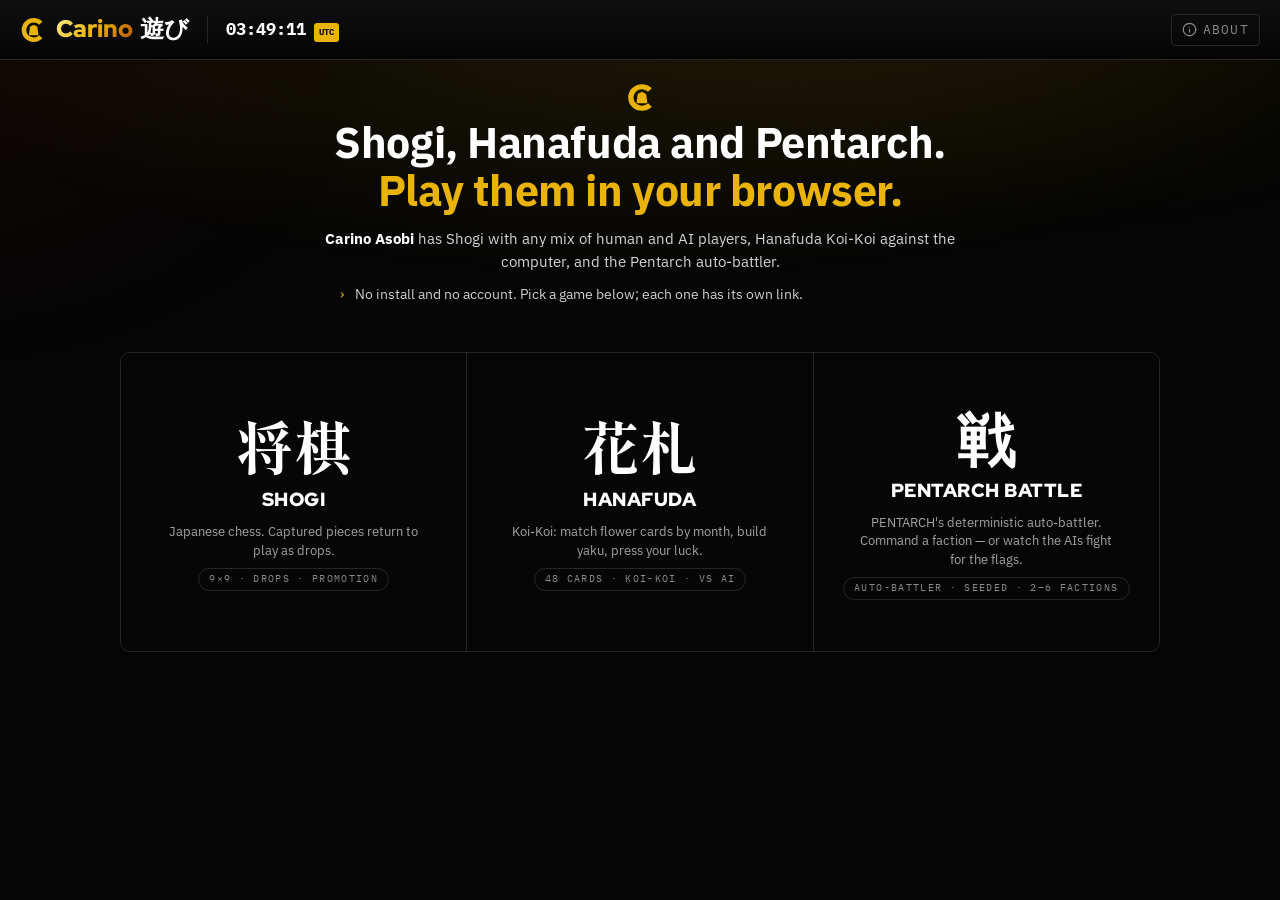
<file: index.html>
<!DOCTYPE html>
<html lang="en">
<head>
  <meta charset="UTF-8">
  <meta name="viewport" content="width=device-width, initial-scale=1.0">
  <title>Play Shogi &amp; Hanafuda Online — Carino Asobi</title>
  <!-- carino:head — generated by Carino-Systems/baseline/apply.py from sites.json; edit there, not here -->
  <meta name="description" content="Play Shogi (将棋) — human vs human, human vs AI, or AI vs AI — Hanafuda Koi-Koi (花札) against the computer, and the Pentarch deterministic auto-battler. Runs entirely in your browser.">
  <meta name="carino:line" content="Shogi, Hanafuda and Pentarch, in your browser.">
  <link rel="canonical" href="https://asobi.carino.systems/">
  <meta property="og:type" content="website">
  <meta property="og:site_name" content="Carino Systems">
  <meta property="og:title" content="Asobi — Board Games">
  <meta property="og:description" content="Play Shogi (将棋) — human vs human, human vs AI, or AI vs AI — Hanafuda Koi-Koi (花札) against the computer, and the Pentarch deterministic auto-battler. Runs entirely in your browser.">
  <meta property="og:url" content="https://asobi.carino.systems/">
  <meta property="og:image" content="https://asobi.carino.systems/og.jpg">
  <meta property="og:image:width" content="1200">
  <meta property="og:image:height" content="630">
  <meta property="og:image:alt" content="Asobi — Board Games">
  <meta name="twitter:card" content="summary_large_image">
  <link rel="alternate" hreflang="en" href="https://asobi.carino.systems/">
  <link rel="alternate" hreflang="es" href="https://asobi.carino.systems/?lang=es">
  <link rel="alternate" hreflang="pt-BR" href="https://asobi.carino.systems/?lang=pt-BR">
  <link rel="alternate" hreflang="ja" href="https://asobi.carino.systems/?lang=ja">
  <link rel="alternate" hreflang="ru" href="https://asobi.carino.systems/?lang=ru">
  <link rel="alternate" hreflang="x-default" href="https://asobi.carino.systems/">
  <script type="application/json" id="carino-head-i18n">{"es": {"title": "Jugar shogi y hanafuda en línea — Carino Asobi", "desc": "Juega shogi (将棋): humano contra humano, contra la IA o IA contra IA; hanafuda Koi-Koi (花札) contra la computadora y el auto-battler Pentarch. En tu navegador.", "line": "Shogi, Hanafuda y Pentarch, en tu navegador."}, "pt-BR": {"title": "Jogar shogi e hanafuda online — Carino Asobi", "desc": "Jogue shogi (将棋): humano contra humano, contra a IA ou IA contra IA; hanafuda Koi-Koi (花札) contra o computador e o auto-battler Pentarch. No navegador.", "line": "Shogi, Hanafuda e Pentarch, no navegador."}, "ja": {"title": "将棋・花札 オンライン対戦 — Carino Asobi", "desc": "将棋は人対人、人対AI、AI対AIで対局。花札こいこいはコンピューター対戦、Pentarchの決定論的オートバトラーも。すべてブラウザ内で動作。", "line": "将棋・花札・Pentarch をブラウザで。"}, "ru": {"title": "Играть в сёги и ханафуду онлайн — Carino Asobi", "desc": "Сёги (将棋): человек против человека, против ИИ или ИИ против ИИ; ханафуда Кои-Кои (花札) против компьютера и автобатлер Pentarch. Всё в браузере.", "line": "Сёги, ханафуда и Pentarch в браузере."}}</script>
  <script type="application/ld+json">{"@context": "https://schema.org", "@type": "WebApplication", "name": "Asobi — Board Games", "url": "https://asobi.carino.systems/", "description": "Play Shogi (将棋) — human vs human, human vs AI, or AI vs AI — Hanafuda Koi-Koi (花札) against the computer, and the Pentarch deterministic auto-battler. Runs entirely in your browser.", "operatingSystem": "Any (runs in a web browser)", "isAccessibleForFree": true, "author": {"@type": "Person", "name": "Miguel Cariño", "url": "https://carino.systems/"}}</script>
  <!-- /carino:head -->
  <link rel="icon" href="logo.webp" type="image/webp">
  <!-- Theme before first paint, so neither theme flashes the other:
       ?theme=gold|color (review links; not stored) > carino-theme cookie
       (shared across *.carino.systems) > localStorage > Gold & Black. -->
  <meta name="theme-color" content="#050505" id="carinoThemeColor">
  <script>
  (function () {
    var d = document.documentElement, t = null;
    function pick(v) { return v === 'gold' ? 'gold' : (v === 'color' || v === 'colour') ? 'color' : null; }
    try { t = pick(new URLSearchParams(location.search).get('theme')); } catch (e) {}
    if (!t) { try { var m = document.cookie.match(/(?:^|;\s*)carino-theme=([^;]*)/); if (m) t = pick(decodeURIComponent(m[1])); } catch (e) {} }
    if (!t) { try { t = pick(localStorage.getItem('carino-theme')); } catch (e) {} }
    t = t || 'gold';
    d.setAttribute('data-carino-theme', t);
    var dark = d.getAttribute('data-theme') !== 'light' && window.matchMedia && matchMedia('(prefers-color-scheme: dark)').matches;
    var meta = document.getElementById('carinoThemeColor');
    if (meta) meta.content = t === 'gold' ? '#050505' : (dark ? '#0e1420' : '#eef3fc');
  })();
  </script>
  <link rel="stylesheet" href="fonts/carino-fonts.css">
  <link rel="stylesheet" href="carino-ui.css">
  <link href="css/styles.css" rel="stylesheet">
  <!-- Colourful theme + the switch; nothing applies until data-carino-theme="color". -->
  <link rel="stylesheet" href="carino-theme.css">
  <style>
    /* the hero mark in both colourings; the theme picks one */
    .mark.mk-color, :root[data-carino-theme="color"] .mark.mk-gold { display: none; }
    :root[data-carino-theme="color"] .mark.mk-color { display: block; }
    /* Colourful: carino-theme.css remaps the tokens, so everything that reads
       one follows; these are the values written for black, here and in the
       games' own injected CSS (these selectors outrank it). The shogi board
       (dark wood under pale pieces), the hanafuda card backs and Pentarch's
       canvas arena stay as drawn on purpose: they are the game's stage. */
    :root[data-carino-theme="color"] { --border-soft: var(--border); }
    :root[data-carino-theme="color"] body::before { background: var(--stage-grad); }
    /* shogi: its gold slice hue (set inline by js/app.js) is too pale on white */
    :root[data-carino-theme="color"] .slice-menu .slice[data-id="shogi"] { --hue: var(--ct-amber) !important; }
    :root[data-carino-theme="color"] .shogi-board { box-shadow: var(--ct-shadow-2), inset 0 0 60px rgba(0,0,0,.4); }
    :root[data-carino-theme="color"] .hand-piece .k { color: var(--text); }
    :root[data-carino-theme="color"] .shogi-banner.win { color: var(--ct-on-accent); }
    :root[data-carino-theme="color"] .shogi-log li:nth-child(odd) { background: var(--ct-hover); }
    :root[data-carino-theme="color"] .shogi-promo-back { background: var(--ct-scrim); }
    /* hanafuda */
    :root[data-carino-theme="color"] .hana-zone.field { background: var(--bg-elev); border-color: var(--border); }
    :root[data-carino-theme="color"] .hana-card .hc-emblem { filter: none; }
    :root[data-carino-theme="color"] .hana-card.t-bright { box-shadow: 0 0 0 1px var(--accent-dim), var(--ct-shadow-1); }
    :root[data-carino-theme="color"] .hana-card.t-bright .hc-type { color: var(--ct-on-accent); }
    :root[data-carino-theme="color"] .hana-card.clickable:hover { box-shadow: var(--ct-shadow-2); }
    :root[data-carino-theme="color"] .hana-card.match { box-shadow: 0 0 0 3px color-mix(in srgb, var(--jade) 30%, transparent); }
    :root[data-carino-theme="color"] .yaku-list li.new { background: var(--ct-ok-bg); }
    /* pentarch: chrome follows; the overlays sit on the dark arena */
    :root[data-carino-theme="color"] .pt-overlay button { color: var(--ct-on-accent); }
    :root[data-carino-theme="color"] .pt-overlay, :root[data-carino-theme="color"] .pt-paused { color: #e3e3e3; }
  </style>
</head>
<body class="state-overview">
<!-- Key words: the navbar shows them, translated, under its Language tab. -->
<ul data-carino-words hidden>
  <li>Games</li>
  <li>How to play</li>
  <li>Resume</li>
  <li>Fullscreen</li>
</ul>


<!-- What this page must say: the navbar shows it in its About window. -->
<div data-carino-about hidden>
  <p data-i18n>Runs in your browser. Nothing you add here is uploaded.</p>
</div>


  <!-- Game controls, carried into the shared navbar (carino-navbar.js).
       Shown only while a game is open; Games is the one kept on phones. -->
  <div class="as-actions" data-carino-actions>
    <a class="cs-btn" href="#" id="toChooser" data-priority="1" hidden>← <span data-i18n>Games</span></a>
    <button type="button" class="cs-btn" id="pauseBtn" aria-pressed="false" hidden>Pause</button>
  </div>

  <!-- The chooser is a suite page: the gold-C hero, then one slice per game.
       Choosing a game (#shogi, #hanafuda, #pentarch) hides the hero and the
       footer, collapses the slices into a bar and gives the game the stage. -->
  <header class="landing-hero">
    <div class="lh-wrap">
      <div class="lh-mark" aria-hidden="true"><img class="mark mk-gold" src="logo.svg" alt="" width="100" height="100"><img class="mark mk-color" src="logo-color.svg" alt="" width="100" height="100"></div>
      <h1><span data-i18n>Shogi, Hanafuda and Pentarch.</span><br><span class="gold" data-i18n>Play them in your browser.</span></h1>
      <p class="lh-lede"><strong>Carino Asobi</strong> <span data-i18n>has Shogi with any mix of human and AI players, Hanafuda Koi-Koi against the computer, and the Pentarch auto-battler.</span></p>
      <ul class="lh-situations">
        <li data-i18n>No install and no account. Pick a game below; each one has its own link.</li>
      </ul>
    </div>
  </header>

  <nav class="slice-menu" id="sliceMenu" aria-label="Game chooser"></nav>

  <main id="gameHost" class="game-host play-stage"></main>

  <div class="as-foot">
  </div>

  <!-- the shared navbar (it loads carino-clock.js), language, i18n, the
       slice router; then the games register into window.GAMES. No
       data-immersive: the chooser is a scrolling page, and a bar that slid
       away there would pull the page up under the reader. -->
  <script src="carino-navbar.js" data-app="遊び" data-repo="Asobi" data-license="AGPL-3.0" defer></script>
  <script src="carino-theme.js" data-mark="logo.svg" data-mark-color="logo-color.svg" defer></script>
  <script src="carino-lang.js" defer></script>
  <script src="i18n.js" defer></script>
  <script src="carino-ui.js" defer></script>
  <script src="js/shogi.js"></script>
  <script src="js/hanafuda.js"></script>
  <script src="js/pentarch.js"></script>
  <script src="js/app.js"></script>
</body>
</html>
</file>
<file: fonts/carino-fonts.css>
/* Carino brand fonts — self-hosted (IBM Plex Mono/Sans + Red Hat Display), latin + latin-ext + cyrillic.
   Generated from upstream OFL sources; replaces the Google Fonts <link>.
   Licences and required copyright notices: ./OFL.txt (SIL OFL 1.1). */
/* latin-ext */
@font-face {
  font-family: 'IBM Plex Mono';
  font-style: normal;
  font-weight: 400;
  font-display: swap;
  src: url(./IBMPlexMono-400-latin-ext.woff2) format('woff2');
  unicode-range: U+0100-02BA, U+02BD-02C5, U+02C7-02CC, U+02CE-02D7, U+02DD-02FF, U+0304, U+0308, U+0329, U+1D00-1DBF, U+1E00-1E9F, U+1EF2-1EFF, U+2020, U+20A0-20AB, U+20AD-20C0, U+2113, U+2C60-2C7F, U+A720-A7FF;
}
/* latin */
@font-face {
  font-family: 'IBM Plex Mono';
  font-style: normal;
  font-weight: 400;
  font-display: swap;
  src: url(./IBMPlexMono-400-latin.woff2) format('woff2');
  unicode-range: U+0000-00FF, U+0131, U+0152-0153, U+02BB-02BC, U+02C6, U+02DA, U+02DC, U+0304, U+0308, U+0329, U+2000-206F, U+20AC, U+2122, U+2191, U+2193, U+2212, U+2215, U+FEFF, U+FFFD;
}
/* latin-ext */
@font-face {
  font-family: 'IBM Plex Mono';
  font-style: normal;
  font-weight: 500;
  font-display: swap;
  src: url(./IBMPlexMono-500-latin-ext.woff2) format('woff2');
  unicode-range: U+0100-02BA, U+02BD-02C5, U+02C7-02CC, U+02CE-02D7, U+02DD-02FF, U+0304, U+0308, U+0329, U+1D00-1DBF, U+1E00-1E9F, U+1EF2-1EFF, U+2020, U+20A0-20AB, U+20AD-20C0, U+2113, U+2C60-2C7F, U+A720-A7FF;
}
/* latin */
@font-face {
  font-family: 'IBM Plex Mono';
  font-style: normal;
  font-weight: 500;
  font-display: swap;
  src: url(./IBMPlexMono-500-latin.woff2) format('woff2');
  unicode-range: U+0000-00FF, U+0131, U+0152-0153, U+02BB-02BC, U+02C6, U+02DA, U+02DC, U+0304, U+0308, U+0329, U+2000-206F, U+20AC, U+2122, U+2191, U+2193, U+2212, U+2215, U+FEFF, U+FFFD;
}
/* latin-ext */
@font-face {
  font-family: 'IBM Plex Mono';
  font-style: normal;
  font-weight: 600;
  font-display: swap;
  src: url(./IBMPlexMono-600-latin-ext.woff2) format('woff2');
  unicode-range: U+0100-02BA, U+02BD-02C5, U+02C7-02CC, U+02CE-02D7, U+02DD-02FF, U+0304, U+0308, U+0329, U+1D00-1DBF, U+1E00-1E9F, U+1EF2-1EFF, U+2020, U+20A0-20AB, U+20AD-20C0, U+2113, U+2C60-2C7F, U+A720-A7FF;
}
/* latin */
@font-face {
  font-family: 'IBM Plex Mono';
  font-style: normal;
  font-weight: 600;
  font-display: swap;
  src: url(./IBMPlexMono-600-latin.woff2) format('woff2');
  unicode-range: U+0000-00FF, U+0131, U+0152-0153, U+02BB-02BC, U+02C6, U+02DA, U+02DC, U+0304, U+0308, U+0329, U+2000-206F, U+20AC, U+2122, U+2191, U+2193, U+2212, U+2215, U+FEFF, U+FFFD;
}
/* latin-ext */
@font-face {
  font-family: 'IBM Plex Mono';
  font-style: normal;
  font-weight: 700;
  font-display: swap;
  src: url(./IBMPlexMono-700-latin-ext.woff2) format('woff2');
  unicode-range: U+0100-02BA, U+02BD-02C5, U+02C7-02CC, U+02CE-02D7, U+02DD-02FF, U+0304, U+0308, U+0329, U+1D00-1DBF, U+1E00-1E9F, U+1EF2-1EFF, U+2020, U+20A0-20AB, U+20AD-20C0, U+2113, U+2C60-2C7F, U+A720-A7FF;
}
/* latin */
@font-face {
  font-family: 'IBM Plex Mono';
  font-style: normal;
  font-weight: 700;
  font-display: swap;
  src: url(./IBMPlexMono-700-latin.woff2) format('woff2');
  unicode-range: U+0000-00FF, U+0131, U+0152-0153, U+02BB-02BC, U+02C6, U+02DA, U+02DC, U+0304, U+0308, U+0329, U+2000-206F, U+20AC, U+2122, U+2191, U+2193, U+2212, U+2215, U+FEFF, U+FFFD;
}
/* latin-ext */
@font-face {
  font-family: 'IBM Plex Sans';
  font-style: normal;
  font-weight: 300;
  font-stretch: 100%;
  font-display: swap;
  src: url(./IBMPlexSans-300-latin-ext.woff2) format('woff2');
  unicode-range: U+0100-02BA, U+02BD-02C5, U+02C7-02CC, U+02CE-02D7, U+02DD-02FF, U+0304, U+0308, U+0329, U+1D00-1DBF, U+1E00-1E9F, U+1EF2-1EFF, U+2020, U+20A0-20AB, U+20AD-20C0, U+2113, U+2C60-2C7F, U+A720-A7FF;
}
/* latin */
@font-face {
  font-family: 'IBM Plex Sans';
  font-style: normal;
  font-weight: 300;
  font-stretch: 100%;
  font-display: swap;
  src: url(./IBMPlexSans-300-latin.woff2) format('woff2');
  unicode-range: U+0000-00FF, U+0131, U+0152-0153, U+02BB-02BC, U+02C6, U+02DA, U+02DC, U+0304, U+0308, U+0329, U+2000-206F, U+20AC, U+2122, U+2191, U+2193, U+2212, U+2215, U+FEFF, U+FFFD;
}
/* latin-ext */
@font-face {
  font-family: 'IBM Plex Sans';
  font-style: normal;
  font-weight: 400;
  font-stretch: 100%;
  font-display: swap;
  src: url(./IBMPlexSans-400-latin-ext.woff2) format('woff2');
  unicode-range: U+0100-02BA, U+02BD-02C5, U+02C7-02CC, U+02CE-02D7, U+02DD-02FF, U+0304, U+0308, U+0329, U+1D00-1DBF, U+1E00-1E9F, U+1EF2-1EFF, U+2020, U+20A0-20AB, U+20AD-20C0, U+2113, U+2C60-2C7F, U+A720-A7FF;
}
/* latin */
@font-face {
  font-family: 'IBM Plex Sans';
  font-style: normal;
  font-weight: 400;
  font-stretch: 100%;
  font-display: swap;
  src: url(./IBMPlexSans-400-latin.woff2) format('woff2');
  unicode-range: U+0000-00FF, U+0131, U+0152-0153, U+02BB-02BC, U+02C6, U+02DA, U+02DC, U+0304, U+0308, U+0329, U+2000-206F, U+20AC, U+2122, U+2191, U+2193, U+2212, U+2215, U+FEFF, U+FFFD;
}
/* latin-ext */
@font-face {
  font-family: 'IBM Plex Sans';
  font-style: normal;
  font-weight: 500;
  font-stretch: 100%;
  font-display: swap;
  src: url(./IBMPlexSans-500-latin-ext.woff2) format('woff2');
  unicode-range: U+0100-02BA, U+02BD-02C5, U+02C7-02CC, U+02CE-02D7, U+02DD-02FF, U+0304, U+0308, U+0329, U+1D00-1DBF, U+1E00-1E9F, U+1EF2-1EFF, U+2020, U+20A0-20AB, U+20AD-20C0, U+2113, U+2C60-2C7F, U+A720-A7FF;
}
/* latin */
@font-face {
  font-family: 'IBM Plex Sans';
  font-style: normal;
  font-weight: 500;
  font-stretch: 100%;
  font-display: swap;
  src: url(./IBMPlexSans-500-latin.woff2) format('woff2');
  unicode-range: U+0000-00FF, U+0131, U+0152-0153, U+02BB-02BC, U+02C6, U+02DA, U+02DC, U+0304, U+0308, U+0329, U+2000-206F, U+20AC, U+2122, U+2191, U+2193, U+2212, U+2215, U+FEFF, U+FFFD;
}
/* latin-ext */
@font-face {
  font-family: 'IBM Plex Sans';
  font-style: normal;
  font-weight: 600;
  font-stretch: 100%;
  font-display: swap;
  src: url(./IBMPlexSans-600-latin-ext.woff2) format('woff2');
  unicode-range: U+0100-02BA, U+02BD-02C5, U+02C7-02CC, U+02CE-02D7, U+02DD-02FF, U+0304, U+0308, U+0329, U+1D00-1DBF, U+1E00-1E9F, U+1EF2-1EFF, U+2020, U+20A0-20AB, U+20AD-20C0, U+2113, U+2C60-2C7F, U+A720-A7FF;
}
/* latin */
@font-face {
  font-family: 'IBM Plex Sans';
  font-style: normal;
  font-weight: 600;
  font-stretch: 100%;
  font-display: swap;
  src: url(./IBMPlexSans-600-latin.woff2) format('woff2');
  unicode-range: U+0000-00FF, U+0131, U+0152-0153, U+02BB-02BC, U+02C6, U+02DA, U+02DC, U+0304, U+0308, U+0329, U+2000-206F, U+20AC, U+2122, U+2191, U+2193, U+2212, U+2215, U+FEFF, U+FFFD;
}
/* latin-ext */
@font-face {
  font-family: 'IBM Plex Sans';
  font-style: normal;
  font-weight: 700;
  font-stretch: 100%;
  font-display: swap;
  src: url(./IBMPlexSans-700-latin-ext.woff2) format('woff2');
  unicode-range: U+0100-02BA, U+02BD-02C5, U+02C7-02CC, U+02CE-02D7, U+02DD-02FF, U+0304, U+0308, U+0329, U+1D00-1DBF, U+1E00-1E9F, U+1EF2-1EFF, U+2020, U+20A0-20AB, U+20AD-20C0, U+2113, U+2C60-2C7F, U+A720-A7FF;
}
/* latin */
@font-face {
  font-family: 'IBM Plex Sans';
  font-style: normal;
  font-weight: 700;
  font-stretch: 100%;
  font-display: swap;
  src: url(./IBMPlexSans-700-latin.woff2) format('woff2');
  unicode-range: U+0000-00FF, U+0131, U+0152-0153, U+02BB-02BC, U+02C6, U+02DA, U+02DC, U+0304, U+0308, U+0329, U+2000-206F, U+20AC, U+2122, U+2191, U+2193, U+2212, U+2215, U+FEFF, U+FFFD;
}
/* latin-ext */
@font-face {
  font-family: 'Red Hat Display';
  font-style: normal;
  font-weight: 400;
  font-display: swap;
  src: url(./RedHatDisplay-400-latin-ext.woff2) format('woff2');
  unicode-range: U+0100-02BA, U+02BD-02C5, U+02C7-02CC, U+02CE-02D7, U+02DD-02FF, U+0304, U+0308, U+0329, U+1D00-1DBF, U+1E00-1E9F, U+1EF2-1EFF, U+2020, U+20A0-20AB, U+20AD-20C0, U+2113, U+2C60-2C7F, U+A720-A7FF;
}
/* latin */
@font-face {
  font-family: 'Red Hat Display';
  font-style: normal;
  font-weight: 400;
  font-display: swap;
  src: url(./RedHatDisplay-400-latin.woff2) format('woff2');
  unicode-range: U+0000-00FF, U+0131, U+0152-0153, U+02BB-02BC, U+02C6, U+02DA, U+02DC, U+0304, U+0308, U+0329, U+2000-206F, U+20AC, U+2122, U+2191, U+2193, U+2212, U+2215, U+FEFF, U+FFFD;
}
/* latin-ext */
@font-face {
  font-family: 'Red Hat Display';
  font-style: normal;
  font-weight: 500;
  font-display: swap;
  src: url(./RedHatDisplay-500-latin-ext.woff2) format('woff2');
  unicode-range: U+0100-02BA, U+02BD-02C5, U+02C7-02CC, U+02CE-02D7, U+02DD-02FF, U+0304, U+0308, U+0329, U+1D00-1DBF, U+1E00-1E9F, U+1EF2-1EFF, U+2020, U+20A0-20AB, U+20AD-20C0, U+2113, U+2C60-2C7F, U+A720-A7FF;
}
/* latin */
@font-face {
  font-family: 'Red Hat Display';
  font-style: normal;
  font-weight: 500;
  font-display: swap;
  src: url(./RedHatDisplay-500-latin.woff2) format('woff2');
  unicode-range: U+0000-00FF, U+0131, U+0152-0153, U+02BB-02BC, U+02C6, U+02DA, U+02DC, U+0304, U+0308, U+0329, U+2000-206F, U+20AC, U+2122, U+2191, U+2193, U+2212, U+2215, U+FEFF, U+FFFD;
}
/* latin-ext */
@font-face {
  font-family: 'Red Hat Display';
  font-style: normal;
  font-weight: 700;
  font-display: swap;
  src: url(./RedHatDisplay-700-latin-ext.woff2) format('woff2');
  unicode-range: U+0100-02BA, U+02BD-02C5, U+02C7-02CC, U+02CE-02D7, U+02DD-02FF, U+0304, U+0308, U+0329, U+1D00-1DBF, U+1E00-1E9F, U+1EF2-1EFF, U+2020, U+20A0-20AB, U+20AD-20C0, U+2113, U+2C60-2C7F, U+A720-A7FF;
}
/* latin */
@font-face {
  font-family: 'Red Hat Display';
  font-style: normal;
  font-weight: 700;
  font-display: swap;
  src: url(./RedHatDisplay-700-latin.woff2) format('woff2');
  unicode-range: U+0000-00FF, U+0131, U+0152-0153, U+02BB-02BC, U+02C6, U+02DA, U+02DC, U+0304, U+0308, U+0329, U+2000-206F, U+20AC, U+2122, U+2191, U+2193, U+2212, U+2215, U+FEFF, U+FFFD;
}
/* latin-ext */
@font-face {
  font-family: 'Red Hat Display';
  font-style: normal;
  font-weight: 800;
  font-display: swap;
  src: url(./RedHatDisplay-800-latin-ext.woff2) format('woff2');
  unicode-range: U+0100-02BA, U+02BD-02C5, U+02C7-02CC, U+02CE-02D7, U+02DD-02FF, U+0304, U+0308, U+0329, U+1D00-1DBF, U+1E00-1E9F, U+1EF2-1EFF, U+2020, U+20A0-20AB, U+20AD-20C0, U+2113, U+2C60-2C7F, U+A720-A7FF;
}
/* latin */
@font-face {
  font-family: 'Red Hat Display';
  font-style: normal;
  font-weight: 800;
  font-display: swap;
  src: url(./RedHatDisplay-800-latin.woff2) format('woff2');
  unicode-range: U+0000-00FF, U+0131, U+0152-0153, U+02BB-02BC, U+02C6, U+02DA, U+02DC, U+0304, U+0308, U+0329, U+2000-206F, U+20AC, U+2122, U+2191, U+2193, U+2212, U+2215, U+FEFF, U+FFFD;
}
/* latin-ext */
@font-face {
  font-family: 'Red Hat Display';
  font-style: normal;
  font-weight: 900;
  font-display: swap;
  src: url(./RedHatDisplay-900-latin-ext.woff2) format('woff2');
  unicode-range: U+0100-02BA, U+02BD-02C5, U+02C7-02CC, U+02CE-02D7, U+02DD-02FF, U+0304, U+0308, U+0329, U+1D00-1DBF, U+1E00-1E9F, U+1EF2-1EFF, U+2020, U+20A0-20AB, U+20AD-20C0, U+2113, U+2C60-2C7F, U+A720-A7FF;
}
/* latin */
@font-face {
  font-family: 'Red Hat Display';
  font-style: normal;
  font-weight: 900;
  font-display: swap;
  src: url(./RedHatDisplay-900-latin.woff2) format('woff2');
  unicode-range: U+0000-00FF, U+0131, U+0152-0153, U+02BB-02BC, U+02C6, U+02DA, U+02DC, U+0304, U+0308, U+0329, U+2000-206F, U+20AC, U+2122, U+2191, U+2193, U+2212, U+2215, U+FEFF, U+FFFD;
}

/* --- Japanese (subset to used glyphs) --- */
@font-face{font-family:'Shippori Mincho';font-style:normal;font-weight:500;font-display:swap;src:url(./ShipporiMincho-500.woff2) format('woff2');}
@font-face{font-family:'Shippori Mincho';font-style:normal;font-weight:700;font-display:swap;src:url(./ShipporiMincho-700.woff2) format('woff2');}
@font-face{font-family:'Shippori Mincho';font-style:normal;font-weight:800;font-display:swap;src:url(./ShipporiMincho-800.woff2) format('woff2');}

/* ---------------------------------------------------------------
   Cyrillic (Russian). Gated by unicode-range, so visitors reading
   any other language never download these files.
   Declared per weight rather than as one variable-weight range:
   when a family also has discrete-weight latin faces, browsers
   match a discrete face first and skip a range face entirely.
   Red Hat Display/Text have no Cyrillic glyphs upstream, so Russian
   headings fall through the existing stack to IBM Plex Sans.
   --------------------------------------------------------------- */
/* cyrillic */
@font-face {
  font-family: 'IBM Plex Mono';
  font-style: normal;
  font-weight: 400;
  font-display: swap;
  src: url(./IBMPlexMono-400-cyrillic.woff2) format('woff2');
  unicode-range: U+0301, U+0400-045F, U+0490-0491, U+04B0-04B1, U+2116;
}

/* cyrillic */
@font-face {
  font-family: 'IBM Plex Mono';
  font-style: normal;
  font-weight: 500;
  font-display: swap;
  src: url(./IBMPlexMono-500-cyrillic.woff2) format('woff2');
  unicode-range: U+0301, U+0400-045F, U+0490-0491, U+04B0-04B1, U+2116;
}

/* cyrillic */
@font-face {
  font-family: 'IBM Plex Mono';
  font-style: normal;
  font-weight: 600;
  font-display: swap;
  src: url(./IBMPlexMono-600-cyrillic.woff2) format('woff2');
  unicode-range: U+0301, U+0400-045F, U+0490-0491, U+04B0-04B1, U+2116;
}

/* cyrillic */
@font-face {
  font-family: 'IBM Plex Mono';
  font-style: normal;
  font-weight: 700;
  font-display: swap;
  src: url(./IBMPlexMono-700-cyrillic.woff2) format('woff2');
  unicode-range: U+0301, U+0400-045F, U+0490-0491, U+04B0-04B1, U+2116;
}

/* cyrillic */
@font-face {
  font-family: 'IBM Plex Sans';
  font-style: normal;
  font-weight: 300;
  font-stretch: 100%;
  font-display: swap;
  src: url(./IBMPlexSans-cyrillic.woff2) format('woff2');
  unicode-range: U+0301, U+0400-045F, U+0490-0491, U+04B0-04B1, U+2116;
}

/* cyrillic */
@font-face {
  font-family: 'IBM Plex Sans';
  font-style: normal;
  font-weight: 400;
  font-stretch: 100%;
  font-display: swap;
  src: url(./IBMPlexSans-cyrillic.woff2) format('woff2');
  unicode-range: U+0301, U+0400-045F, U+0490-0491, U+04B0-04B1, U+2116;
}

/* cyrillic */
@font-face {
  font-family: 'IBM Plex Sans';
  font-style: normal;
  font-weight: 500;
  font-stretch: 100%;
  font-display: swap;
  src: url(./IBMPlexSans-cyrillic.woff2) format('woff2');
  unicode-range: U+0301, U+0400-045F, U+0490-0491, U+04B0-04B1, U+2116;
}

/* cyrillic */
@font-face {
  font-family: 'IBM Plex Sans';
  font-style: normal;
  font-weight: 600;
  font-stretch: 100%;
  font-display: swap;
  src: url(./IBMPlexSans-cyrillic.woff2) format('woff2');
  unicode-range: U+0301, U+0400-045F, U+0490-0491, U+04B0-04B1, U+2116;
}

/* cyrillic */
@font-face {
  font-family: 'IBM Plex Sans';
  font-style: normal;
  font-weight: 700;
  font-stretch: 100%;
  font-display: swap;
  src: url(./IBMPlexSans-cyrillic.woff2) format('woff2');
  unicode-range: U+0301, U+0400-045F, U+0490-0491, U+04B0-04B1, U+2116;
}
</file>
<file: carino-ui.css>
/* ============================================================
   carino-ui.css — the shared Carino UI: design tokens, base and every
   production component. Canonical copy: Branding/carino-ui.css.
   Carino-Systems/propagate.sh copies it byte-for-byte into each site, the
   same way it copies carino-navbar.js; a site opts in by linking it BEFORE
   its own stylesheet. Sites may add new tokens (--kind-*, --cat-*) but never
   redefine one declared here. Documented at https://branding.carino.systems/
   ============================================================ */
    /* ============================================================
       Carino Branding — the canonical design tokens & components.
       This file IS the reference: view-source, or use the per-section
       Copy buttons to lift a snippet into another project.
       Hosted at branding.carino.systems. Tokens mirror
       Carino-Systems/index.html :root.
       ============================================================ */
    :root {
      --bg:            #050505;   /* near-black page background        */
      --bg-elev:       #0d0d0d;   /* elevated surface (inputs, code)   */
      --bg-card:       #0b0b0b;   /* card / panel background           */
      --accent:        #eab308;   /* Sharp Gold — the one accent       */
      --accent-faint:  rgba(234,179,8,0.05);
      --accent-glow:   rgba(234,179,8,0.15);
      --accent-dim:    rgba(234,179,8,0.30);
      --border:        #262626;   /* hairline borders                  */
      --border-hv:     #eab308;   /* border on hover/focus             */
      --text:          #ffffff;   /* primary text                      */
      --text-sec:      #a3a3a3;   /* secondary text                    */
      --text-muted:    #8a8a8a;   /* muted / labels                    */
      --ok:            #22c55e;
      --warn:          #eab308;
      --err:           #ef4444;
      --info:          #38bdf8;   /* informational; the fourth toast state, previously a magic number */
      --stage-grad:    radial-gradient(1200px 520px at 50% -12%, rgba(234,179,8,0.08) 0%, transparent 60%), linear-gradient(180deg,#0b0b0b 0%,#050505 100%);
      --gold-text:     linear-gradient(130deg,#fef08a 0%,#eab308 50%,#b45309 100%);
      --sans: 'IBM Plex Sans', system-ui, -apple-system, sans-serif;
      --mono: 'IBM Plex Mono', ui-monospace, SFMono-Regular, Menlo, monospace;
      --display: 'Red Hat Display', var(--sans);
      --radius: 10px;
      --nav-h: 60px;     /* carino-navbar.js height; it stays on screen, so stick things under it */
      /* Breakpoints (media queries cannot read a token, so these are the rule):
         900px and below, a workspace settings rail becomes a drawer;
         640px and below, the phone layout. Nothing else. */

      /* ---- type scale ----------------------------------------------
         Thirteen named steps and nothing in between: size text with a
         token, never a raw value. --fs-micro is the legibility floor —
         no UI text below it, ever. Display sizes are fluid (clamp), so
         heroes never overflow a laptop. Body base stays 15–16px.
         (Decorative glyphs — watermark numerals, emoji, SVG-canvas
         labels — may size freely; the scale governs readable text.)
         px equivalents assume the 16px root. */
      --fs-micro:   0.6rem;    /*  9.6px  tiny tags, fine print, table meta   */
      --fs-label:   0.65rem;   /* 10.4px  mono uppercase labels, chips        */
      --fs-btn:     0.7rem;    /* 11.2px  buttons, tabs, kickers, nav         */
      --fs-sm:      0.8rem;    /* 12.8px  dense UI text, tables, alerts, code */
      --fs-mono:    0.85rem;   /* 13.6px  mono data, ledes in mono            */
      --fs-sec:     0.9rem;    /* 14.4px  secondary prose                     */
      --fs-body:    1rem;      /* 16px    primary reading text                */
      --fs-lg:      1.05rem;   /* 16.8px  emphasised body, card titles        */
      --fs-h3:      1.2rem;    /* 19.2px  card / panel headings               */
      --fs-h2:      1.5rem;    /* 24px    section headings                    */
      --fs-h1:      1.9rem;    /* 30.4px  page headings                       */
      --fs-display: 2.4rem;    /* 38.4px  display text, the wordmark          */
      --fs-hero:    clamp(2.6rem, 7vw, 4.6rem);  /* landing hero — always fluid */
    }

    * { box-sizing: border-box; }

    /* Slim scrollbars in every engine — the cross-browser recipe projects copy.
       ::-webkit-scrollbar covers Chromium + WebKit; Firefox has no pseudo-element,
       only these two inherited properties, so setting them on :root cascades to
       every scroll container. Keep both — neither engine reads the other's. */
    :root { scrollbar-width: thin; scrollbar-color: #3a3a3a transparent; }
    ::-webkit-scrollbar { width: 8px; height: 8px; }
    ::-webkit-scrollbar-track { background: transparent; }
    ::-webkit-scrollbar-thumb { background: #3a3a3a; border-radius: 6px; }
    ::-webkit-scrollbar-thumb:hover { background: var(--accent-dim); }
    body {
      margin: 0; background: var(--bg); color: var(--text);
      font-family: var(--sans); font-size: 15px; line-height: 1.6;
      -webkit-font-smoothing: antialiased;
    }
    a { color: var(--accent); }
    /* Components below set display:flex/grid; the hidden attribute still wins. */
    [hidden] { display: none !important; }
    code, .mono { font-family: var(--mono); }
    /* ============ 3. typography ============ */
    .t-hero { font-family: var(--display); font-weight: 900; font-size: var(--fs-hero); text-transform: uppercase; line-height: 0.95; }
    .t-display { font-family: var(--display); font-weight: 900; font-size: var(--fs-display); text-transform: uppercase; line-height: 1; }
    .t-h1 { font-family: var(--display); font-weight: 900; font-size: var(--fs-h1); text-transform: uppercase; }
    .t-h2 { font-family: var(--display); font-weight: 900; font-size: var(--fs-h2); text-transform: uppercase; }
    .t-h3 { font-family: var(--display); font-weight: 900; font-size: var(--fs-h3); text-transform: uppercase; }
    .t-lg { font-family: var(--sans); font-size: var(--fs-lg); font-weight: 700; color: var(--text); }
    .t-body { font-family: var(--sans); font-size: var(--fs-body); color: var(--text); }
    .t-sec { font-family: var(--sans); font-size: var(--fs-sec); color: var(--text-sec); }
    .t-mono { font-family: var(--mono); font-size: var(--fs-mono); color: var(--text); }
    .t-sm { font-family: var(--sans); font-size: var(--fs-sm); color: var(--text-sec); }
    .t-btn-sample { font-family: var(--mono); font-size: var(--fs-btn); font-weight: 700; text-transform: uppercase; letter-spacing: 0.06em; color: var(--text-sec); }
    .t-label { font-family: var(--mono); font-size: var(--fs-label); text-transform: uppercase; letter-spacing: 0.14em; color: var(--text-muted); }
    .t-micro { font-family: var(--mono); font-size: var(--fs-micro); text-transform: uppercase; letter-spacing: 0.08em; color: var(--text-muted); }
    .wordmark { font-family: var(--display); font-weight: 900; font-size: var(--fs-display); background: var(--gold-text); -webkit-background-clip: text; background-clip: text; -webkit-text-fill-color: transparent; }

    /* ============ 4. buttons ============ */
    .btn {
      display: inline-flex; align-items: center; gap: 8px;
      font-family: var(--mono); font-size: var(--fs-btn); font-weight: 700;
      text-transform: uppercase; letter-spacing: 0.06em;
      padding: 0 16px; height: 38px; border-radius: 6px; cursor: pointer;
      border: 1px solid var(--border); background: transparent; color: var(--text-sec);
      transition: 0.18s; text-decoration: none;
    }
    .btn:hover { border-color: var(--accent); color: var(--accent); background: var(--accent-faint); }
    .btn-primary { background: var(--accent); border-color: var(--accent); color: #050505; }
    .btn-primary:hover { background: #fbbf24; color: #050505; box-shadow: 0 4px 16px var(--accent-glow); }
    .btn-ghost { border-color: transparent; }
    .btn-ghost:hover { border-color: var(--border); background: transparent; color: var(--text); }
    .btn:disabled, .btn.disabled { opacity: 0.35; pointer-events: none; }

    /* toggle / segmented buttons (module & template style) */
    .toggle-btn {
      font-family: var(--mono); font-size: var(--fs-btn); text-transform: uppercase; letter-spacing: 0.05em;
      padding: 8px 14px; border-radius: 4px; cursor: pointer; transition: 0.18s;
      border: 1px solid var(--border); background: transparent; color: var(--text-sec);
    }
    .toggle-btn:hover { border-color: var(--accent); color: var(--accent); background: var(--accent-faint); }
    .toggle-btn.active { background: var(--accent); border-color: var(--accent); color: #050505; font-weight: 700; }

    /* ============ 5. tabs ============ */
    .tabbar { display: flex; gap: 4px; border-bottom: 1px solid var(--border); }
    .tabbtn {
      font-family: var(--mono); font-size: var(--fs-btn); text-transform: uppercase; letter-spacing: 0.06em;
      padding: 10px 16px; cursor: pointer; color: var(--text-sec); background: transparent;
      border: none; border-bottom: 2px solid transparent; margin-bottom: -1px; transition: 0.15s;
    }
    .tabbtn:hover { color: var(--text); }
    .tabbtn.active { color: var(--accent); border-bottom-color: var(--accent); }
    .tabpane { padding: 18px 2px 2px; color: var(--text-sec); font-size: var(--fs-sec); }

    /* ============ 6. forms ============ */
    .field { display: flex; flex-direction: column; gap: 6px; min-width: 220px; }
    .field label { font-family: var(--mono); font-size: var(--fs-micro); text-transform: uppercase; letter-spacing: 0.1em; color: var(--text-muted); }
    .input, .select, .textarea {
      background: var(--bg-elev); border: 1px solid var(--border); border-radius: 6px;
      color: var(--text); font-family: var(--mono); font-size: var(--fs-sm);
      padding: 9px 11px; width: 100%; transition: 0.15s;
    }
    .input:focus, .select:focus, .textarea:focus { outline: none; border-color: var(--accent); box-shadow: 0 0 0 3px var(--accent-faint); }
    .textarea { resize: vertical; min-height: 84px; line-height: 1.5; }
    .select option { background: #111; }
    .check { display: inline-flex; align-items: center; gap: 8px; font-family: var(--mono); font-size: var(--fs-btn); text-transform: uppercase; color: var(--text-sec); cursor: pointer; }
    .check input { accent-color: var(--accent); width: 15px; height: 15px; }
    /* switch */
    .switch { position: relative; width: 42px; height: 22px; flex-shrink: 0; }
    .switch input { opacity: 0; width: 0; height: 0; }
    .switch .track { position: absolute; inset: 0; background: var(--bg-elev); border: 1px solid var(--border); border-radius: 999px; transition: 0.2s; }
    .switch .track::before { content: ""; position: absolute; width: 16px; height: 16px; left: 2px; top: 2px; background: var(--text-muted); border-radius: 50%; transition: 0.2s; }
    .switch input:checked + .track { background: var(--accent-faint); border-color: var(--accent); }
    .switch input:checked + .track::before { transform: translateX(20px); background: var(--accent); }

    /* ============ 7. alerts ============ */
    .alert { border: 1px solid; border-radius: 8px; padding: 12px 14px; font-family: var(--mono); font-size: var(--fs-sm); line-height: 1.5; margin-bottom: 10px; }
    .alert:last-child { margin-bottom: 0; }
    .alert.ok   { color: #86efac; background: rgba(34,197,94,0.08);  border-color: rgba(34,197,94,0.5); }
    .alert.warn { color: #fcd34d; background: rgba(234,179,8,0.08);  border-color: rgba(234,179,8,0.45); }
    .alert.err  { color: #fca5a5; background: rgba(239,68,68,0.08);  border-color: rgba(239,68,68,0.5); }
    .alert.info { color: #bae6fd; background: color-mix(in srgb, var(--info) 8%, transparent); border-color: color-mix(in srgb, var(--info) 50%, transparent); }
    .alert code { background: #1a1a1a; padding: 1px 5px; border-radius: 3px; color: #fde68a; }
    .alert b { color: #fde68a; }

    /* ============ 8. badges & chips ============ */
    .chip-tag { font-family: var(--mono); font-size: var(--fs-micro); font-weight: 700; letter-spacing: 0.14em; text-transform: uppercase; color: var(--accent); border: 1px solid var(--border); border-radius: 4px; padding: 3px 6px; text-decoration: none; }
    /* split-brand: in the navbar the chip is an <a href="./"> (app reload) next
       to the wordmark's <a href="https://carino.systems/"> (hub) */
    a.chip-tag { transition: 0.2s; }
    a.chip-tag:hover { border-color: var(--accent); background: var(--accent-glow); }
    .chip-tz { font-family: var(--mono); font-size: var(--fs-micro); font-weight: 700; color: #050505; background: var(--accent); padding: 2px 5px; border-radius: 3px; }
    .pill { font-family: var(--mono); font-size: var(--fs-micro); text-transform: uppercase; letter-spacing: 0.05em; border-radius: 999px; padding: 3px 10px; border: 1px solid; }
    .pill.ok  { color: var(--ok);  border-color: rgba(34,197,94,0.4);  background: rgba(34,197,94,0.08); }
    .pill.warn{ color: var(--warn);border-color: rgba(234,179,8,0.4);  background: rgba(234,179,8,0.08); }
    .pill.err { color: var(--err); border-color: rgba(239,68,68,0.4);  background: rgba(239,68,68,0.08); }
    .dot { display: inline-flex; align-items: center; gap: 7px; font-family: var(--mono); font-size: var(--fs-btn); color: var(--text-sec); }
    .dot::before { content: ""; width: 8px; height: 8px; border-radius: 50%; background: var(--accent); box-shadow: 0 0 8px var(--accent); }
    .dot.live::before { animation: pulse 1.6s infinite; }
    @keyframes pulse { 0%,100% { opacity: 1; } 50% { opacity: 0.35; } }
    /* AI Bloat Certified: a two-part seal for the top of a project page. Gold half with the
       rosette, dark half with the verdict; one gold hairline around both. */
    .cert-badge { display: inline-flex; align-items: stretch; vertical-align: middle; font-family: var(--mono); font-size: var(--fs-label); font-weight: 700; letter-spacing: 0.12em; text-transform: uppercase; line-height: 1; border: 1px solid var(--accent); border-radius: 5px; overflow: hidden; white-space: nowrap; box-shadow: 0 0 14px var(--accent-glow); }
    .cert-badge .cert-l { display: inline-flex; align-items: center; gap: 6px; padding: 5px 8px 5px 5px; background: var(--accent); color: #050505; }
    .cert-badge .cert-r { display: inline-flex; align-items: center; padding: 5px 9px; background: var(--bg-card); color: var(--accent); }
    .cert-badge .cert-seal { width: 15px; height: 15px; flex: none; }
    .cert-badge .cert-rosette { fill: #050505; }
    .cert-badge .cert-check { fill: none; stroke: var(--accent); stroke-width: 1.9; stroke-linecap: round; stroke-linejoin: round; }

    /* ============ 9. cards ============ */
    .card {
      display: flex; flex-direction: column; background: var(--bg-card);
      border: 1px solid var(--border); padding: 22px; border-radius: 12px; transition: 0.22s;
    }
    .card:hover { border-color: var(--accent); background: linear-gradient(145deg,#17120a 0%,#0b0b0b 100%); transform: translateY(-4px); box-shadow: 0 14px 28px rgba(0,0,0,0.6), 0 0 22px var(--accent-glow); }
    .c-title { font-size: var(--fs-lg); font-weight: 700; margin-bottom: 6px; }
    .c-desc { font-size: var(--fs-mono); color: var(--text-sec); line-height: 1.6; flex: 1; }
    .c-link { margin-top: 16px; font-family: var(--mono); font-size: var(--fs-btn); text-transform: uppercase; letter-spacing: 0.1em; font-weight: 700; color: var(--accent); }
    .card-grid { display: grid; grid-template-columns: repeat(auto-fill, minmax(220px,1fr)); gap: 14px; }
    .panel-header { display: flex; justify-content: space-between; align-items: flex-end; border-bottom: 1px solid var(--border); padding-bottom: 14px; }
    .panel-title { font-family: var(--display); font-weight: 900; font-size: var(--fs-h1); text-transform: uppercase; letter-spacing: 1px; }
    .panel-desc { font-family: var(--mono); font-size: var(--fs-sm); color: var(--text-sec); margin-top: 6px; }
    .panel-num { font-family: var(--display); font-weight: 900; font-size: 3.2rem; line-height: 0.8; color: rgba(234,179,8,0.12); user-select: none; }

    /* ============ 10. dropdown / diagnostics ============ */
    .diag-wrap { position: relative; display: inline-block; }
    .diag-toggle {
      display: inline-flex; align-items: center; gap: 8px; cursor: pointer;
      background: transparent; border: 1px solid var(--border); color: var(--text-sec);
      font-family: var(--mono); font-size: var(--fs-btn); text-transform: uppercase; letter-spacing: 0.05em;
      padding: 8px 12px; border-radius: 6px; transition: 0.18s;
    }
    .diag-toggle:hover, .diag-toggle.open { border-color: var(--accent); color: var(--accent); background: var(--accent-faint); }
    .diag-dropdown {
      position: absolute; top: calc(100% + 8px); right: 0; width: 260px;
      background: var(--bg-card); border: 1px solid var(--accent-dim); border-radius: 8px;
      padding: 14px; box-shadow: 0 18px 40px rgba(0,0,0,0.7); display: none; z-index: 20;
    }
    .diag-dropdown.open { display: block; }
    .diag-section { font-family: var(--mono); font-size: var(--fs-micro); text-transform: uppercase; letter-spacing: 0.1em; color: var(--text-muted); opacity: 0.6; border-bottom: 1px solid var(--border); padding-bottom: 3px; margin: 4px 0 8px; }
    .diag-row { display: flex; justify-content: space-between; font-family: var(--mono); font-size: var(--fs-btn); margin-bottom: 6px; }
    .diag-lbl { color: var(--text-muted); text-transform: uppercase; letter-spacing: 0.05em; }
    .diag-val { color: var(--text); }
    /* Wrap two short readings in .diag-pair to put them on one line. Each half
       keeps its natural width, so a long value or translation wraps the pair
       back into full-width rows instead of truncating. */
    .diag-pair { display: flex; flex-wrap: wrap; justify-content: space-between; column-gap: 20px; }
    .diag-pair > .diag-row { flex: 0 1 auto; min-width: max-content; gap: 8px; }

    /* ============ 11. table ============ */
    table.data { width: 100%; border-collapse: collapse; font-family: var(--mono); font-size: var(--fs-sm); }
    table.data th { text-align: left; color: var(--text-muted); text-transform: uppercase; letter-spacing: 0.06em; font-size: var(--fs-micro); font-weight: 700; padding: 8px 12px; border-bottom: 1px solid var(--border); }
    table.data td { padding: 9px 12px; border-bottom: 1px solid var(--border); color: var(--text-sec); }
    table.data tr:hover td { background: var(--accent-faint); color: var(--text); }

    /* ============ 12. code ============ */
    pre.code { background: var(--bg-elev); border: 1px solid var(--border); border-radius: 8px; padding: 16px; overflow-x: auto; font-family: var(--mono); font-size: var(--fs-sm); line-height: 1.6; color: #e0e0e0; margin: 0; }
    pre.code .k { color: var(--accent); }
    pre.code .c { color: var(--text-muted); }

    /* ============ 13. loading ============ */
    .spinner { width: 26px; height: 26px; border: 2px solid var(--border); border-top-color: var(--accent); border-radius: 50%; animation: spin 0.8s linear infinite; }
    @keyframes spin { to { transform: rotate(360deg); } }
    .progress { width: 260px; height: 6px; background: var(--bg-elev); border: 1px solid var(--border); border-radius: 999px; overflow: hidden; }
    .progress > span { display: block; height: 100%; width: 62%; background: var(--accent); border-radius: 999px; box-shadow: 0 0 10px var(--accent-glow); }
    .ekg { width: 180px; height: 44px; }
    .ekg .trace { fill: none; stroke: var(--accent); stroke-width: 2; stroke-linecap: round; stroke-linejoin: round; filter: drop-shadow(0 0 4px var(--accent-glow)); stroke-dasharray: 320; stroke-dashoffset: 320; animation: ekg 1.8s linear infinite; }
    @keyframes ekg { to { stroke-dashoffset: -320; } }


    /* ============ 15. toast ============ */
    .toast {
      position: fixed; top: 76px; right: 20px; z-index: 9999;
      display: inline-flex; align-items: center; gap: 10px;
      font-family: var(--mono); font-size: var(--fs-sm); font-weight: 700;
      padding: 11px 16px; border-radius: 8px; border: 1px solid;
      box-shadow: 0 10px 30px rgba(0,0,0,0.55);
      opacity: 0; transform: translateY(-10px); pointer-events: none; transition: 0.2s ease;
    }
    .toast.show { opacity: 1; transform: translateY(0); pointer-events: auto; }
    .toast.ok   { color: #86efac; background: rgba(34,197,94,0.10); border-color: rgba(34,197,94,0.5); }
    .toast.info { color: #bae6fd; background: color-mix(in srgb, var(--info) 10%, transparent); border-color: color-mix(in srgb, var(--info) 50%, transparent); }
    .toast.warn { color: #fde68a; background: rgba(234,179,8,0.10); border-color: rgba(234,179,8,0.45); }
    .toast.err  { color: #fca5a5; background: rgba(239,68,68,0.10); border-color: rgba(239,68,68,0.5); }

    /* ============ 16. navbar action portal ============ */
    /* carino-navbar.js relocates the real DOM node marked [data-carino-actions]
       into the navbar's .cn-right (handlers and ids survive) and removes the
       [data-carino-strip] wrapper. Controls riding in the bar follow this 32px
       recipe — the compact sibling of .btn. */
    .cs-btn {
      display: inline-flex; align-items: center; gap: 6px; height: 32px; padding: 0 12px;
      font-family: var(--mono); font-size: var(--fs-label); font-weight: 700;
      text-transform: uppercase; letter-spacing: 0.06em; white-space: nowrap;
      border: 1px solid var(--border); border-radius: 6px; background: transparent;
      color: var(--text-sec); cursor: pointer; transition: 0.18s; text-decoration: none;
    }
    .cs-btn:hover { border-color: var(--accent); color: var(--accent); background: var(--accent-faint); }
    .cs-btn:disabled, .cs-btn.disabled { opacity: 0.35; pointer-events: none; }
    /* a toggle that is on (pause, a chosen view, sound) */
    .cs-btn[aria-pressed="true"] { border-color: var(--accent); color: var(--accent); background: var(--accent-faint); }
    /* the one filled control in the bar: a page's main action */
    .cs-btn.primary { background: var(--accent); border-color: var(--accent); color: #050505; }
    .cs-btn.primary:hover { background: #fbbf24; color: #050505; box-shadow: 0 4px 16px var(--accent-glow); }

    /* ---- Export menu: every output of a tool behind one navbar button ----
       <div class="cs-menu">
         <button class="cs-btn" aria-haspopup="true" aria-expanded="false">Export ▾</button>
         <div class="cs-menu-panel" role="menu" hidden>
           <button class="cs-menu-item" role="menuitem">PDF <span class="cs-menu-note">printable</span></button>
           <div class="cs-menu-div"></div> …
         </div>
       </div>
       carino-ui.js opens and closes it. When the navbar folds the controls
       into its ⋯ menu, the items show there directly. Reference: Topo. */
    .cs-menu { position: relative; display: flex; }
    .cs-caret { font-size: 0.6rem; opacity: 0.7; margin-left: 1px; }
    .cs-menu-panel {
      position: absolute; top: calc(100% + 6px); right: 0; z-index: 60; min-width: 210px; padding: 6px;
      display: flex; flex-direction: column; gap: 1px;
      background: var(--bg-card); border: 1px solid var(--border); border-radius: 8px; box-shadow: 0 12px 32px rgba(0,0,0,0.55);
    }
    .cs-menu-item {
      display: flex; align-items: center; gap: 8px; width: 100%; padding: 7px 10px; border: none; border-radius: 5px;
      background: transparent; color: var(--text-sec); font-family: var(--sans); font-size: var(--fs-sm);
      text-align: left; white-space: nowrap; cursor: pointer; transition: 0.15s; text-decoration: none;
    }
    .cs-menu-item:hover, .cs-menu-item:focus-visible { background: var(--accent-faint); color: var(--accent); outline: none; }
    .cs-menu-item.danger { color: #fca5a5; }
    .cs-menu-item.danger:hover { background: rgba(239,68,68,0.08); color: var(--err); }
    .cs-menu-item:disabled { opacity: 0.35; pointer-events: none; }
    .cs-menu-note { margin-left: auto; padding-left: 14px; font-family: var(--mono); font-size: var(--fs-micro); color: var(--text-muted); }
    .cs-menu-div { height: 1px; background: var(--border); margin: 4px; }
    /* On a phone the panel hangs from the screen's right edge, not the
       button's, so it never runs off the left side. */
    @media (max-width: 640px) { .cs-menu-panel { position: fixed; top: calc(var(--nav-h) + 6px); right: 12px; } }
    #carinoNav .cn-more-menu .cs-menu { flex-basis: 100%; }
    #carinoNav .cn-more-menu .cs-menu > [aria-haspopup] { display: none; }
    #carinoNav .cn-more-menu .cs-menu-panel, #carinoNav .cn-more-menu .cs-menu-panel[hidden] {
      display: flex !important; position: static; min-width: 0; padding: 0; border: 0; box-shadow: none; background: transparent;
    }

    /* ============ 17. dropzone ============ */
    .dropzone {
      border: 2px dashed var(--border); border-radius: 10px; padding: 30px 18px;
      text-align: center; cursor: pointer; background: var(--bg-elev);
      color: var(--text-sec); font-size: var(--fs-sec); transition: 0.18s;
    }
    .dropzone strong { font-family: var(--mono); color: var(--accent); font-weight: 700; }
    .dropzone:hover, .dropzone.dragover { border-color: var(--accent); background: var(--accent-faint); box-shadow: 0 0 24px var(--accent-glow); }
    .dropzone.success { border-color: var(--ok); border-style: solid; }
    .dz-icon { font-size: 1.6rem; margin-bottom: 8px; opacity: 0.8; }
    .dz-hint { font-family: var(--mono); font-size: var(--fs-label); color: var(--text-muted); margin-top: 6px; text-transform: uppercase; letter-spacing: 0.08em; }

    /* ============ 18. modal & scrim ============ */
    /* Above the navbar (which sits at 2147483000 to stay over app content),
       so a tall dialog's head is never hidden under it. */
    .modal-scrim {
      position: fixed; inset: 0; z-index: 2147483600; padding: 24px;
      display: flex; align-items: center; justify-content: center;
      background: rgba(0,0,0,0.65); -webkit-backdrop-filter: blur(6px); backdrop-filter: blur(6px);
    }
    .modal-scrim[hidden] { display: none; }
    /* .modal on a native <dialog>: closed, it stays closed (.modal sets display). */
    dialog.modal:not([open]) { display: none; }
    dialog.modal { padding: 0; color: inherit; }
    /* keep the fleet's 16px side gutter on a phone (.modal's width replaces the UA margins) */
    dialog.modal { max-width: min(520px, calc(100% - 32px)); }
    dialog.modal::backdrop { background: rgba(0,0,0,0.65); -webkit-backdrop-filter: blur(6px); backdrop-filter: blur(6px); }
    .modal {
      display: flex; flex-direction: column; width: 100%; max-width: 520px;
      max-height: min(90vh, 640px); overflow: hidden;
      background: var(--bg-card); border: 1px solid var(--border); border-radius: 14px;
      box-shadow: 0 30px 80px rgba(0,0,0,0.75);
    }
    .modal-head { display: flex; align-items: center; gap: 12px; padding: 16px 18px; border-bottom: 1px solid var(--border); }
    /* the title (or the block wrapping title + subtitle) takes the row, so ✕ sits at the end */
    .modal-head > :first-child { flex: 1; min-width: 0; }
    .modal-title { font-family: var(--display); font-weight: 900; font-size: var(--fs-lg); text-transform: uppercase; letter-spacing: 0.5px; flex: 1; }
    .modal-sub { font-family: var(--mono); font-size: var(--fs-label); color: var(--text-muted); text-transform: uppercase; letter-spacing: 0.08em; }
    .modal-x { border: none; background: transparent; color: var(--text-muted); font-size: var(--fs-lg); line-height: 1; cursor: pointer; padding: 4px 8px; border-radius: 6px; transition: 0.15s; }
    .modal-x:hover { color: var(--accent); background: var(--accent-faint); }
    .modal-body { padding: 18px; color: var(--text-sec); font-size: var(--fs-sec); overflow-y: auto; }
    .modal-foot { display: flex; justify-content: flex-end; gap: 10px; padding: 14px 18px; border-top: 1px solid var(--border); }

    /* ============ 18b. report preview ============ */
    /* Every PDF or printed report opens here before anything is saved or printed.
       One layout fleet-wide: everything the user reads or sets sits in the left
       column (.rpv-side: title and ✕, status, options, file name), Print and
       Download at the foot of that column (.rpv-actions, primary last), and the
       document itself on the right (.rpv-stage) at paper width, scaled, never
       reflowed. The scrim starts under the pinned navbar and stays below it, so
       the navbar's own menus still open over it. On a phone the column folds:
       head, status, options and name above the document, the buttons along the
       bottom edge. Markup:
         <div class="rpv-scrim" hidden><div class="rpv" role="dialog" aria-modal="true" aria-labelledby="…">
           <aside class="rpv-side">
             <div class="rpv-head"><h2 class="rpv-title" id="…">…</h2><button class="modal-x rpv-x" data-close>✕</button></div>
             <p class="rpv-status" role="status" aria-live="polite"></p>
             <div class="rpv-opts">…</div>
             <div class="rpv-format">…</div>      (CarinoPdf.formatSwitch(): File  PDF | HTML)
             <p class="rpv-name"></p>
             <div class="rpv-actions"><button class="btn">Print</button><button class="btn btn-primary">Download PDF</button></div>
       Every report offers its file as PDF or HTML: the switch sits under the options,
       never inside their scroll, and the one Download button follows it
       (carino-pdf.js makes both files).
           </aside>
           <div class="rpv-stage"><iframe class="rpv-frame"></iframe></div>
         </div></div>
       A page that opens and traps it with CarinoUI.modal keeps class="modal-scrim rpv-scrim".
       A preview that must sit over another modal <dialog> can itself be
       <dialog class="rpv-scrim"> opened with showModal() (that makes the navbar inert
       while it is open; show() over the page does not). The options scroll inside the
       column, so Print and Download never leave the screen. A stage whose frame is
       scaled with a transform (phones) adds .rpv-fit so it does not scroll into the
       unscaled box. */
    .rpv-scrim, .modal-scrim.rpv-scrim {
      position: fixed; inset: var(--nav-h, 0px) 0 0 0; z-index: 2147482000; padding: 16px;
      display: flex; align-items: stretch; justify-content: center;
      background: rgba(0,0,0,0.65); -webkit-backdrop-filter: blur(6px); backdrop-filter: blur(6px);
    }
    .rpv-scrim[hidden], .rpv-scrim.hidden { display: none; }
    dialog.rpv-scrim { width: auto; height: auto; max-width: none; max-height: none; margin: 0; border: 0; color: var(--text); }
    dialog.rpv-scrim:not([open]) { display: none; }
    dialog.rpv-scrim::backdrop { background: transparent; }
    .rpv {
      display: grid; grid-template-columns: minmax(220px, 280px) minmax(0, 1fr);
      width: 100%; max-width: 1240px; height: 100%; min-height: 0; overflow: hidden;
      background: var(--bg-card); color: var(--text); border: 1px solid var(--border); border-radius: 14px;
      box-shadow: 0 30px 80px rgba(0,0,0,0.75);
    }
    .rpv-side {
      display: flex; flex-direction: column; gap: 14px; min-width: 0; min-height: 0;
      padding: 16px; border-right: 1px solid var(--border); overflow: hidden;
    }
    .rpv-head, .rpv-status, .rpv-format, .rpv-name, .rpv-actions { flex: none; }
    .rpv-head { display: flex; align-items: flex-start; gap: 8px; }
    .rpv-title {
      flex: 1; min-width: 0; margin: 0; overflow-wrap: anywhere;
      font-family: var(--display); font-weight: 900; font-size: var(--fs-lg);
      text-transform: uppercase; letter-spacing: 0.5px; line-height: 1.2;
    }
    .rpv-x { flex: none; margin: -4px -6px 0 0; }
    .rpv-status { margin: 0; font-family: var(--mono); font-size: var(--fs-label); color: var(--text-muted); letter-spacing: 0.04em; }
    .rpv-status:empty { display: none; }
    .rpv-opts { display: flex; flex-direction: column; gap: 12px; flex: 0 1 auto; min-height: 0; overflow-y: auto; font-size: var(--fs-sec); color: var(--text); }
    .rpv-opts[hidden], .rpv-opts:empty { display: none; }
    .rpv-opts fieldset { border: 0; margin: 0; padding: 0; min-width: 0; display: flex; flex-direction: column; gap: 6px; }
    .rpv-opts legend { padding: 0; margin-bottom: 6px; font-family: var(--mono); font-size: var(--fs-label); color: var(--text-muted); text-transform: uppercase; letter-spacing: 0.08em; }
    .rpv-opts label { display: flex; align-items: flex-start; gap: 8px; cursor: pointer; }
    .rpv-opts input[type=checkbox], .rpv-opts input[type=radio] { flex: none; margin: 3px 0 0; }
    .rpv-opts select { width: 100%; }
    .rpv-format { display: flex; align-items: center; justify-content: space-between; gap: 10px; }
    .rpv-format[hidden] { display: none; }
    .rpv-format-label { font-family: var(--mono); font-size: var(--fs-label); color: var(--text-muted); text-transform: uppercase; letter-spacing: 0.08em; }
    .rpv-format-seg { display: inline-flex; }
    .rpv-format-seg .toggle-btn { min-width: 64px; padding: 6px 12px; margin: 0; }
    .rpv-format-seg .toggle-btn:first-child { border-radius: 4px 0 0 4px; }
    .rpv-format-seg .toggle-btn:last-child { border-radius: 0 4px 4px 0; margin-left: -1px; }
    .rpv-format-seg .toggle-btn:focus-visible { position: relative; z-index: 1; }
    .rpv-name { margin: 0; font-family: var(--mono); font-size: var(--fs-label); color: var(--text-muted); overflow-wrap: anywhere; }
    .rpv-name:empty { display: none; }
    .rpv-actions {
      margin-top: auto; display: flex; flex-direction: column; gap: 8px;
      padding-top: 14px; border-top: 1px solid var(--border);
    }
    .rpv-actions > * { width: 100%; justify-content: center; text-align: center; margin: 0; height: auto; min-height: 38px; white-space: normal; line-height: 1.3; }
    .rpv-stage { position: relative; min-width: 0; min-height: 0; overflow: auto; background: #d6d8dc; }
    .rpv-frame { display: block; width: 100%; height: 100%; border: 0; background: #d6d8dc; }
    .rpv-frame[hidden] { display: none; }
    .rpv-stage.rpv-fit { overflow: hidden; }
    @media (max-width: 700px) {
      .rpv-scrim, .modal-scrim.rpv-scrim { padding: 0; }
      .rpv { display: flex; flex-direction: column; gap: 8px; border: 0; border-radius: 0; box-shadow: none; }
      .rpv-side { display: contents; }
      .rpv-head { order: 1; padding: 12px 12px 0; }
      .rpv-x { min-width: 44px; min-height: 44px; margin: -10px -8px 0 0; }
      .rpv-status { order: 2; padding: 0 12px; }
      .rpv-opts { order: 3; padding: 0 12px; gap: 8px; max-height: 42dvh; }
      .rpv-format { order: 4; padding: 0 12px; }
      .rpv-name { order: 4; padding: 0 12px; overflow: hidden; text-overflow: ellipsis; white-space: nowrap; overflow-wrap: normal; }
      .rpv-stage { order: 5; flex: 1; border-top: 1px solid var(--border); border-bottom: 1px solid var(--border); }
      .rpv-actions { order: 6; flex-direction: row; margin: 0; padding: 0 12px calc(12px + env(safe-area-inset-bottom, 0px)); border-top: 0; }
      .rpv-actions > * { flex: 1; width: auto; min-height: 44px; }
    }
    @media print { .rpv-scrim { display: none !important; } }

    /* copy button: the per-section Copy on the reference page and the
       floating copy on a command block (.copy-btn.term-copy) */
    .copy-btn {
      flex-shrink: 0; display: inline-flex; align-items: center; gap: 6px;
      font-family: var(--mono); font-size: var(--fs-micro); font-weight: 700;
      text-transform: uppercase; letter-spacing: 0.08em;
      padding: 7px 11px; border-radius: 6px; cursor: pointer; white-space: nowrap;
      border: 1px solid var(--border); background: transparent; color: var(--text-sec); transition: 0.18s;
    }
    .copy-btn:hover { border-color: var(--accent); color: var(--accent); background: var(--accent-faint); }
    .copy-btn.done { border-color: var(--ok); color: var(--ok); background: rgba(34,197,94,0.08); }
    .copy-btn svg { width: 13px; height: 13px; }

    /* ============ 19. command block ============ */
    .terminal-wrapper { position: relative; }
    .terminal { background: #000; border: 1px solid var(--border); border-radius: 12px; padding: 1.4rem 1.6rem; overflow-x: auto; }
    .terminal code { display: block; font-family: var(--mono); font-size: var(--fs-sm); line-height: 1.7; color: var(--ok); white-space: pre; }
    .terminal .prompt { color: var(--accent); user-select: none; }
    .term-copy { position: absolute; top: 10px; right: 10px; background: rgba(5,5,5,0.85); }

    /* ============ 21. key caps ============ */
    .kbd {
      display: inline-block; font-family: var(--mono); font-size: var(--fs-label); font-weight: 700;
      color: var(--text-sec); background: var(--bg-elev);
      border: 1px solid var(--border); border-bottom-width: 2px; border-radius: 4px; padding: 2px 7px;
    }
    .kbd.accent { color: var(--accent); border-color: var(--accent-dim); }
    .kbd-legend { display: flex; flex-wrap: wrap; gap: 16px; align-items: center; font-family: var(--mono); font-size: var(--fs-btn); color: var(--text-muted); }
    .kbd-legend .lbl { text-transform: uppercase; letter-spacing: 0.06em; }
    /* help dialogs: keys beside what they do, as a <dl> */
    .kbd-grid { display: grid; grid-template-columns: max-content 1fr; gap: 8px 14px; align-items: center; margin: 0; font-family: var(--mono); font-size: var(--fs-btn); color: var(--text-sec); }
    .kbd-grid dt { white-space: nowrap; }
    .kbd-grid dd { margin: 0; text-transform: uppercase; letter-spacing: 0.06em; }


    /* ── Data Viz ──────────────────────────────────────────────────────────
       Dashboard/monitoring primitives. Gains --ok, losses --err, gold stays the
       brand/interactive accent. All figures use tabular-nums via .num.
       Reference: Stocks (stocks.carino.systems). */
    .num, .amount { font-variant-numeric: tabular-nums; }

    .stat-tile { border: 1px solid var(--border); border-radius: 6px; background: var(--bg-card); padding: 8px 12px; min-width: 132px; }
    .stat-tile .st-label { font-family: var(--mono); font-size: var(--fs-micro); letter-spacing: 0.08em; text-transform: uppercase; color: var(--text-muted); }
    .stat-tile .st-value { font-family: var(--mono); font-size: var(--fs-lg); font-weight: 700; margin: 2px 0; }

    /* signed change chip */
    .delta { display: inline-flex; align-items: center; gap: 3px; font-family: var(--mono); font-size: var(--fs-btn); font-weight: 600; padding: 2px 6px; border-radius: 4px; white-space: nowrap; font-variant-numeric: tabular-nums; }
    .delta.up { color: var(--ok); background: rgba(34,197,94,0.1); }
    .delta.down { color: var(--err); background: rgba(239,68,68,0.1); }
    .delta.flat { color: var(--text-muted); background: var(--border); }

    /* dependency-free SVG sparkline; direction class tints line/area/dot */
    .spark { width: 100%; height: 40px; display: block; }
    .spark-line { stroke-width: 1.5; vector-effect: non-scaling-stroke; }
    .spark-area { fill: currentColor; opacity: 0.08; }
    .spark.up   .spark-line, .spark.up   .spark-dot { stroke: var(--ok);     fill: var(--ok); }
    .spark.down .spark-line, .spark.down .spark-dot { stroke: var(--err);    fill: var(--err); }
    .spark.flat .spark-line, .spark.flat .spark-dot { stroke: var(--accent); fill: var(--accent); }
    .spark.up .spark-area { color: var(--ok); } .spark.down .spark-area { color: var(--err); } .spark.flat .spark-area { color: var(--accent); }
    .spark-dot { stroke: none; }

    /* low→high range bar with a current-value marker */
    .rangebar { display: flex; align-items: center; gap: 8px; font-family: var(--mono); font-size: var(--fs-micro); color: var(--text-muted); font-variant-numeric: tabular-nums; }
    .rangebar .rb-track { flex: 1; position: relative; height: 4px; background: var(--border); border-radius: 2px; }
    .rangebar .rb-mark { position: absolute; top: -2px; width: 2px; height: 8px; background: var(--accent); border-radius: 1px; box-shadow: 0 0 6px var(--accent-glow); }

    /* threshold rule row: switch + condition + remove */
    .rule-row { display: flex; align-items: center; gap: 10px; padding: 8px 10px; border: 1px solid var(--border); border-radius: 5px; }
    .rule-row .rule-cond { font-family: var(--mono); font-size: var(--fs-btn); color: var(--text-sec); flex: 1; }
    /* scoped to .rule-row so it doesn't collide with the Forms toggle (§05 .switch/.track) */
    .rule-row .switch { width: 34px; height: 18px; border-radius: 9px; background: var(--border); border: none; position: relative; cursor: pointer; flex-shrink: 0; transition: 0.15s; }
    .rule-row .switch::after { content: ""; position: absolute; top: 2px; left: 2px; width: 14px; height: 14px; border-radius: 50%; background: var(--text-muted); transition: 0.15s; }
    .rule-row .switch.on { background: var(--accent); } .rule-row .switch.on::after { left: 18px; background: #050505; }
    .icon-mini { width: 24px; height: 24px; border: 1px solid var(--border); border-radius: 5px; background: transparent; color: var(--text-muted); cursor: pointer; font-size: var(--fs-btn); display: inline-flex; align-items: center; justify-content: center; transition: 0.15s; }
    .icon-mini:hover { border-color: var(--accent); color: var(--accent); }

    /* data-freshness chip (extends .dot.live semantics into a labelled pill) */
    .live-chip { font-family: var(--mono); font-size: var(--fs-micro); font-weight: 700; letter-spacing: 0.1em; text-transform: uppercase; color: var(--text-muted); border: 1px solid var(--border); border-radius: 4px; padding: 3px 6px; white-space: nowrap; }
    .live-chip.live { color: var(--ok); border-color: rgba(34,197,94,0.4); }

    /* screenshot-safe privacy blur: toggle body.privacy-on to hide sensitive figures */
    body.privacy-on .amount { filter: blur(6px); }
    body.privacy-on .amount:hover { filter: none; }


    /* ============ 24. finance / currency ============ */
    /* Composite cards from Currency (currency.carino.systems); they reuse the
       Data-Viz .spark micro-chart and .delta chip. Gold/green = the target
       currency strengthening vs base, red = weakening. */
    .fx-card { background: var(--bg-elev); border: 1px solid var(--border); border-radius: 7px; padding: 11px 12px; min-width: 200px; }
    .fx-card .fx-top { display: flex; align-items: center; gap: 7px; }
    .fx-card .fx-flag { font-size: var(--fs-lg); }
    .fx-card .fx-pair { font-family: var(--mono); font-size: var(--fs-btn); color: var(--text); font-weight: 600; }
    .fx-card .fx-name { font-family: var(--mono); font-size: var(--fs-micro); color: var(--text-muted); margin-left: auto; white-space: nowrap; overflow: hidden; text-overflow: ellipsis; }
    .fx-card .fx-rate { font-family: var(--display); font-weight: 700; font-size: var(--fs-h3); margin: 6px 0 2px; }
    .fx-card .fx-spark { height: 40px; margin: 4px 0 2px; }
    .fx-card .fx-foot { display: flex; align-items: center; justify-content: space-between; }

    .movers { display: flex; flex-wrap: wrap; gap: 8px; }
    .mover { flex: 1 1 auto; min-width: 130px; background: var(--bg-elev); border: 1px solid var(--border); border-radius: 6px; padding: 8px 11px; }
    .mover .mv-l { font-family: var(--mono); font-size: var(--fs-micro); text-transform: uppercase; letter-spacing: 0.08em; color: var(--text-muted); }
    .mover .mv-v { font-family: var(--display); font-weight: 700; font-size: var(--fs-sec); margin-top: 2px; display: flex; align-items: baseline; gap: 6px; }
    .mover .mv-code { color: var(--text); }
    .mover .mv-pct { font-family: var(--mono); font-size: var(--fs-sm); }
    .mv-pct.up { color: var(--ok); } .mv-pct.down { color: var(--err); } .mv-pct.flat { color: var(--text-muted); }

    .news-feed { display: grid; grid-template-columns: repeat(auto-fill, minmax(240px, 1fr)); gap: 10px; }
    .news-item { display: block; background: var(--bg-elev); border: 1px solid var(--border); border-left: 2px solid var(--border); border-radius: 6px; padding: 10px 12px; text-decoration: none; color: var(--text); transition: 0.15s; }
    .news-item:hover { border-color: var(--accent-dim); border-left-color: var(--accent); }
    .news-item.pos { border-left-color: var(--ok); } .news-item.neg { border-left-color: var(--err); }
    .news-item .news-title { font-size: var(--fs-sm); line-height: 1.35; margin: 0 0 6px; }
    .news-item .news-src { font-family: var(--mono); font-size: var(--fs-micro); color: var(--text-muted); display: flex; gap: 8px; justify-content: space-between; }
    .news-item .news-tone { font-weight: 600; }

    /* ============ utilities ============ */
    .gold { color: var(--accent); }
    /* shown only where the pointer is a finger (help's touch section) */
    @media (pointer: fine) { .touch-only { display: none !important; } }
    .sr-only { position: absolute; width: 1px; height: 1px; padding: 0; margin: -1px; overflow: hidden; clip: rect(0 0 0 0); white-space: nowrap; border: 0; }
    button.chip-tag { background: transparent; cursor: pointer; transition: 0.2s; }
    button.chip-tag:hover, button.chip-tag:focus-visible { border-color: var(--accent); background: var(--accent-glow); outline: none; }
    .progress.fluid { width: 100%; }

    /* ============ command block: room for the copy button ============
       The floating Copy sat on top of the command on phones. Desktop
       reserves the right edge; a phone gives the button its own band. */
    .terminal-wrapper:has(.term-copy) .terminal { padding-right: 6.5rem; }
    /* .band: commands long enough to scroll get the button's own band at
       every width, so the text never slides under it. */
    .terminal-wrapper.band:has(.term-copy) .terminal { padding: 3.1rem 1.1rem 1.1rem; }
    @media (max-width: 640px) {
      .terminal-wrapper:has(.term-copy) .terminal { padding: 3.1rem 1.1rem 1.1rem; }
    }

    /* ============ landing hero ============
       The gold-C hero of every landing page (hub, Product, Reference,
       Learning overview, a Suite's overview). Reference: dicom.carino.systems.
       Top-anchored, and every size is `base + --tall × rate`: --tall is the
       height a screen has beyond 900px, so a short screen keeps exactly the
       base sizes and a tall one grows continuously, with no breakpoint jump. */
    .landing-hero {
      --tall: max(0px, 100vh - 900px);
      padding: min(72px, calc(clamp(12px, 2.4vh, 46px) + var(--tall) * .07)) 0 clamp(10px, 2vh, 34px);
      text-align: center;
      background: radial-gradient(1100px 360px at 50% -12%, rgba(234,179,8,.10), transparent 70%);
    }
    .lh-wrap { width: min(1040px, 90%); margin: 0 auto; }
    .lh-mark {
      display: flex; flex-direction: column; align-items: center; justify-content: center;
      gap: min(34px, calc(9px + var(--tall) * .05));
      margin: 0 auto min(56px, calc(clamp(3px, .7vh, 12px) + var(--tall) * .11));
    }
    .lh-mark .mark { display: block; width: auto; height: min(136px, calc(clamp(19px, 3.5vh, 44px) + var(--tall) * .21)); }
    /* optional decorative motif under the mark (dicom's EKG): aria-hidden,
       5:1, gone on phones, still under reduced motion */
    .lh-motif { display: block; width: auto; aspect-ratio: 5 / 1; overflow: visible; height: min(72px, calc(clamp(16px, 3vh, 38px) + var(--tall) * .10)); }
    .landing-hero h1 {
      font-family: var(--sans); font-weight: 800; line-height: 1.1; letter-spacing: -.01em; margin: 0 0 min(64px, calc(clamp(8px, 1.5vh, 16px) + var(--tall) * .11));
      font-size: min(3.6rem, calc(clamp(1.6rem, 3.6vw + .4vh, 2.7rem) + var(--tall) * .035));
    }
    .lh-lede {
      color: #d4d4d4; margin: 0 auto 10px;
      max-width: min(820px, calc(660px + var(--tall) * .35));
      font-size: min(1.32rem, calc(clamp(.92rem, .55rem + .5vh, 1.05rem) + var(--tall) * .012));
    }
    .lh-lede strong { color: var(--text); }
    .lh-situations {
      list-style: none; padding: 0; text-align: left; color: #cfcfcf;
      max-width: min(720px, calc(600px + var(--tall) * .3));
      font-size: min(1.08rem, calc(clamp(.86rem, .5rem + .45vh, .98rem) + var(--tall) * .008));
      margin: 0 auto min(52px, calc(clamp(12px, 2.4vh, 26px) + var(--tall) * .07));
    }
    .lh-situations li { padding-left: 1.1em; position: relative; margin: .25em 0; }
    .lh-situations li::before { content: "›"; color: var(--accent); position: absolute; left: 0; }
    .lh-stats, .sys-line {
      font-family: var(--mono); color: var(--text-muted); margin: 0 0 min(28px, calc(clamp(7px, 1.2vh, 14px) + var(--tall) * .035));
      font-size: min(1rem, calc(.78rem + var(--tall) * .008));
    }
    .lh-actions { display: flex; flex-wrap: wrap; justify-content: center; gap: 10px; }
    @media (max-width: 640px) {
      .lh-motif { display: none; }
      .lh-mark .mark { height: clamp(46px, 13vw, 78px); }
    }

    /* ============ short hero ============
       A tool's empty state: it sits IN the work pane (never as a band above
       it) and leaves as soon as there is work. Mark, a two-line claim with
       the second line gold, a lede of two lines at most, one input target,
       example chips, then the privacy line. .rail-head is the compact form
       for tools that always open with content (Desk, Password, Aldis): the
       name and lede only, never the mark, which the navbar already shows. */
    .short-hero { display: flex; flex-direction: column; align-items: center; text-align: center; gap: 14px; max-width: 640px; margin: 0 auto; padding: 40px 16px; }
    .short-hero .mark { width: 48px; height: 48px; display: block; }
    .short-hero h1 { font-family: var(--sans); font-weight: 800; font-size: var(--fs-h1); line-height: 1.15; letter-spacing: -.01em; margin: 0; }
    .sh-lede { color: var(--text-sec); font-size: var(--fs-sec); line-height: 1.55; max-width: 52ch; margin: 0; }
    .sh-input { width: 100%; }
    .short-hero.rail-head { flex-direction: row; align-items: center; text-align: left; gap: 12px; max-width: none; margin: 0; padding: 0 0 14px; border-bottom: 1px solid var(--border); }
    .short-hero.rail-head h1 { font-size: var(--fs-h3); }
    .short-hero.rail-head .sh-lede { font-size: var(--fs-sm); }

    /* example chips: the empty state's second door — "Try: …" */
    .examples { display: flex; flex-wrap: wrap; align-items: center; justify-content: center; gap: 6px; }
    .examples .ex-label { font-family: var(--mono); font-size: var(--fs-label); text-transform: uppercase; letter-spacing: 0.1em; color: var(--text-muted); margin-right: 2px; }

    /* ============ privacy line ============
       Required on Tool, Suite, Learning and Product pages. Canonical wording
       (an i18n key, shared fleet-wide): "Runs in your browser. Nothing you add
       here is uploaded." Any outside request is named in the same line as a
       .pl-also clause — the line must be literally true. */
    /* Block, not flex: a sentence and its .pl-also clause flow as one paragraph. */
    .privacy-line { display: block; margin: 0; padding-left: 20px; text-indent: -20px; font-family: var(--mono); font-size: var(--fs-label); line-height: 1.55; color: var(--text-muted); text-align: left; }
    /* Inline with a hanging indent, so the lock stays on the first line
       whatever padding a page gives the line. */
    .privacy-line::before {
      content: ""; display: inline-block; width: 12px; height: 12px; margin-right: 8px; vertical-align: -1px; background: var(--ok);
      -webkit-mask: url("data:image/svg+xml,%3Csvg xmlns='http://www.w3.org/2000/svg' viewBox='0 0 24 24' fill='none' stroke='black' stroke-width='2.4' stroke-linecap='round' stroke-linejoin='round'%3E%3Crect x='4' y='11' width='16' height='10' rx='2'/%3E%3Cpath d='M8 11V7a4 4 0 0 1 8 0v4'/%3E%3C/svg%3E") center / contain no-repeat;
              mask: url("data:image/svg+xml,%3Csvg xmlns='http://www.w3.org/2000/svg' viewBox='0 0 24 24' fill='none' stroke='black' stroke-width='2.4' stroke-linecap='round' stroke-linejoin='round'%3E%3Crect x='4' y='11' width='16' height='10' rx='2'/%3E%3Cpath d='M8 11V7a4 4 0 0 1 8 0v4'/%3E%3C/svg%3E") center / contain no-repeat;
    }
    .privacy-line .pl-also { color: var(--text-sec); }
    .short-hero .privacy-line { display: inline-block; text-align: left; }

    /* ============ workspace shell ============
       Tool chrome: a 340px settings rail on the LEFT, scrolling on its own,
       beside a fluid pane. At 900px and below the rail becomes a drawer
       opened by a [data-ws-toggle] button (carino-ui.js wires it). Use .col
       for tools with three settings or fewer: one centred 900px column. */
    .ws { display: flex; min-height: calc(100dvh - var(--nav-h)); background: var(--bg); }
    .ws-rail {
      width: 340px; flex: none; display: flex; flex-direction: column; gap: 14px; padding: 16px;
      background: var(--bg-card); border-right: 1px solid var(--border); overflow-y: auto;
    }
    .ws-rail-foot { margin-top: auto; padding-top: 12px; border-top: 1px solid var(--border); }
    .ws-rail .field { min-width: 0; }
    .ws-pane { flex: 1; min-width: 0; overflow: auto; padding: 20px; }
    .ws-toggle { display: none; }
    .ws-scrim { display: none; }
    .col { width: min(900px, 100%); margin: 0 auto; padding: 24px 16px 48px; display: flex; flex-direction: column; gap: 16px; }
    @media (max-width: 900px) {
      .ws-toggle { display: inline-flex; }
      .ws-rail {
        position: fixed; top: var(--nav-h); bottom: 0; left: 0; z-index: 1001; width: min(340px, 86vw);
        transform: translateX(-100%); transition: transform 0.22s ease;
      }
      /* the shadow only while open: closed, it would bleed onto the page edge */
      .ws.drawer-open .ws-rail { transform: none; box-shadow: 0 0 40px rgba(0,0,0,0.6); }
      .ws.drawer-open .ws-scrim { display: block; position: fixed; inset: var(--nav-h) 0 0 0; z-index: 1000; background: rgba(0,0,0,0.55); }
      .ws-pane { padding: 16px; }
      /* .ws-stack: the rail stacks above the pane instead of becoming a
         drawer — for suites whose files-in sits in the rail (dcm, Media). */
      .ws.ws-stack { flex-direction: column; min-height: 0; }
      /* z-index auto: in flow, the drawer's 1001 would still stack the rail over the
         pane's sticky bar and the menus it opens (Files' Export was unusable). */
      .ws.ws-stack .ws-rail { position: static; z-index: auto; transform: none; width: auto; box-shadow: none; border-right: 0; border-bottom: 1px solid var(--border); overflow: visible; }
      .ws.ws-stack .ws-pane { overflow: visible; }
      .ws.ws-stack .ws-toggle { display: none; }
    }
    @media (max-width: 900px) and (prefers-reduced-motion: reduce) { .ws-rail { transition: none; } }

    /* ============ slice menu ============
       A Suite's (and Learning's) module chooser. Overview: full slices that
       widen on hover. .collapsed (or body.state-module): a 44px bar sticky at
       the top of the page while a module is open. Phones stack the overview
       and show the bar as labels only, equal width, scrolling sideways when
       there are more than four. carino-ui.js has the #module router. */
    .slice-menu { display: flex; min-height: 200px; border: 1px solid var(--border); border-radius: 10px; overflow: hidden; background: #060606; }
    .slice-menu .slice {
      flex: 1; min-width: 0; position: relative; display: flex; flex-direction: column; justify-content: flex-end; gap: 4px;
      padding: 16px; border: 0; border-right: 1px solid var(--border); background: #060606; color: var(--text);
      font: inherit; text-align: left; text-decoration: none; cursor: pointer; transition: 0.25s;
    }
    .slice-menu .slice:last-child { border-right: none; }
    .slice-menu .slice::before { content: ""; position: absolute; inset: 0; background: radial-gradient(400px 180px at 50% 120%, var(--accent-glow) 0%, transparent 70%); opacity: 0; transition: 0.25s; pointer-events: none; }
    .slice-menu .slice:hover, .slice-menu .slice:focus-visible { flex: 1.6; background: #0a0a0a; outline: none; }
    .slice-menu .slice:hover::before, .slice-menu .slice:focus-visible::before { opacity: 1; }
    .slice .s-num { font-family: var(--display); font-weight: 900; font-size: 1.8rem; line-height: 1; color: rgba(234,179,8,0.2); }
    .slice .s-text { font-family: var(--display); font-weight: 900; text-transform: uppercase; font-size: var(--fs-sec); letter-spacing: 0.5px; }
    .slice .s-blurb { font-size: var(--fs-sm); color: var(--text-sec); line-height: 1.45; }
    .slice-menu.collapsed, body.state-module .slice-menu {
      position: sticky; top: var(--nav-h); z-index: 40; min-height: 0; height: 44px; border-radius: 0; border-width: 0 0 1px;
    }
    .slice-menu.collapsed .slice, body.state-module .slice-menu .slice { flex-direction: row; align-items: center; justify-content: center; gap: 10px; padding: 0 12px; }
    .slice-menu.collapsed .slice:hover, body.state-module .slice-menu .slice:hover { flex: 1; }
    .slice-menu.collapsed .s-num, body.state-module .slice-menu .s-num { font-size: var(--fs-body); color: rgba(234,179,8,0.35); }
    .slice-menu.collapsed .s-text, body.state-module .slice-menu .s-text { font-size: var(--fs-btn); white-space: nowrap; overflow: hidden; text-overflow: ellipsis; }
    .slice-menu.collapsed .s-blurb, body.state-module .slice-menu .s-blurb { display: none; }
    .slice-menu .slice.active { background: #0a0a0a; box-shadow: inset 0 2px 0 var(--accent); }
    .slice-menu .slice.active .s-text { color: var(--accent); }
    @media (max-width: 640px) {
      .slice-menu:not(.collapsed) { flex-direction: column; }
      body.state-module .slice-menu { flex-direction: row; }
      .slice-menu:not(.collapsed) .slice { flex: none; min-height: auto; border-right: none; border-bottom: 1px solid var(--border); }
      body.state-module .slice-menu .slice { flex: 1 0 auto; min-height: 0; border-bottom: none; border-right: 1px solid var(--border); }
      .slice-menu.collapsed, body.state-module .slice-menu { overflow-x: auto; scroll-snap-type: x mandatory; scrollbar-width: none; }
      .slice-menu.collapsed .slice, body.state-module .slice-menu .slice,
      .slice-menu.collapsed .slice:hover, body.state-module .slice-menu .slice:hover { flex: 1 0 25%; scroll-snap-align: start; padding: 0 8px; }
      .slice-menu.collapsed .s-num, body.state-module .slice-menu .s-num { display: none; }
    }
    @media (prefers-reduced-motion: reduce) { .slice-menu .slice, .slice-menu .slice::before { transition: none; } .slice-menu .slice:hover { flex: 1; } }
    /* .grid: many modules (a course). The overview wraps into tiles instead of
       one row of columns, and the open-module bar keeps each tab at its
       natural width and scrolls sideways. Reference: Learn, Hash. */
    .slice-menu.grid { flex-wrap: wrap; }
    .slice-menu.grid:not(.collapsed) .slice { flex: 1 1 280px; min-width: 240px; justify-content: flex-start; gap: 8px; padding: 22px 20px; border-bottom: 1px solid var(--border); }
    .slice-menu.grid:not(.collapsed) .slice:hover, .slice-menu.grid:not(.collapsed) .slice:focus-visible { flex: 1.12 1 280px; }
    .slice-menu.grid:not(.collapsed) .s-text { font-size: var(--fs-h3); }
    body.state-module .slice-menu.grid, .slice-menu.grid.collapsed { flex-wrap: nowrap; overflow-x: auto; scrollbar-width: none; }
    @media (min-width: 641px) { body.state-module .slice-menu.grid .slice, .slice-menu.grid.collapsed .slice { flex: 0 0 auto; min-width: 110px; } }
    @media (max-width: 640px) {
      .slice-menu.grid:not(.collapsed) .slice, .slice-menu.grid:not(.collapsed) .slice:hover { flex: none; min-width: 0; padding: 18px 16px; }
    }
    /* a tile's own progress: "3 / 8" and a fluid .progress bar */
    .slice .s-count { font-family: var(--mono); font-size: var(--fs-label); color: var(--text-muted); font-variant-numeric: tabular-nums; }
    .slice.is-complete .s-count { color: var(--accent); }
    .slice .s-prog { width: 100%; height: 5px; }
    body.state-module .slice-menu .s-prog, .slice-menu.collapsed .s-prog,
    body.state-module .slice-menu .s-count, .slice-menu.collapsed .s-count { display: none; }
    .slice-menu.grid:not(.collapsed) .s-count { margin-top: auto; padding-top: 6px; }

    /* ============ filter chips ============
       A Reference page's first control: a sticky bar of facet chips, one
       radio group per facet (click again to clear), a Clear chip once any is
       on and the "N shown" count. One line that scrolls sideways on phones.
       A search box never comes first; past ~300 entries a Find may follow
       the chips. Reference: Law. */
    .fchips {
      position: sticky; top: var(--nav-h); z-index: 50; display: flex; flex-wrap: wrap; align-items: center; gap: 7px;
      padding: 10px 0; background: rgba(5,5,5,0.88); -webkit-backdrop-filter: blur(10px); backdrop-filter: blur(10px);
      border-bottom: 1px solid var(--border); font-family: var(--mono); font-size: var(--fs-label);
    }
    .fchip-lbl { color: var(--text-muted); letter-spacing: 0.08em; text-transform: uppercase; font-size: var(--fs-micro); }
    .fchip {
      border: 1px solid var(--border); border-radius: 20px; padding: 4px 10px; background: transparent; color: var(--text-sec);
      font-family: var(--mono); font-size: var(--fs-label); white-space: nowrap; cursor: pointer; transition: 0.15s;
    }
    .fchip:hover, .fchip:focus-visible { border-color: var(--accent); color: var(--accent); outline: none; }
    .fchip.active, .fchip[aria-pressed="true"] { border-color: var(--accent); color: var(--accent); background: var(--accent-faint); }
    .fchip.clear { border-style: dashed; }
    /* a rule, not a "·": on a wrapping bar a glyph ends up orphaned at a line end */
    .fchip-sep { width: 1px; height: 15px; background: var(--border); margin: 0 2px; flex: none; }
    .fchips-count { margin-left: auto; color: var(--text-muted); white-space: nowrap; }
    @media (max-width: 640px) {
      .fchips { flex-wrap: nowrap; overflow-x: auto; scrollbar-width: none; }
      .fchips::-webkit-scrollbar { display: none; }
    }

    /* ============ entry card + source line ============
       The dense card of a Reference page: left-aligned, no lift on hover,
       a two-line description, badges, and a source line at its foot. */
    .card.entry { padding: 14px 16px; gap: 6px; border-radius: 10px; }
    .card.entry:hover { transform: none; box-shadow: none; background: var(--bg-card); }
    .e-title { font-weight: 700; font-size: var(--fs-lg); line-height: 1.3; }
    .e-sub { font-family: var(--mono); font-size: var(--fs-label); color: var(--text-muted); }
    .e-desc { font-size: var(--fs-sm); color: var(--text-sec); line-height: 1.5; display: -webkit-box; -webkit-line-clamp: 2; line-clamp: 2; -webkit-box-orient: vertical; overflow: hidden; }
    .e-badges { display: flex; flex-wrap: wrap; gap: 5px; }
    .card.entry .src-line { margin-top: auto; padding-top: 8px; border-top: 1px solid var(--border); }
    /* "Source: domain ↗ · checked YYYY-MM" — every entry carries one */
    .src-line { display: flex; flex-wrap: wrap; align-items: center; gap: 4px 8px; font-family: var(--mono); font-size: var(--fs-label); color: var(--text-muted); }
    .src-line a { color: var(--text-sec); text-decoration: none; border-bottom: 1px solid var(--border); overflow-wrap: anywhere; }
    .src-line a:hover { color: var(--accent); border-color: var(--accent); }
    .src-line .src-date { white-space: nowrap; }
    .pill.muted { color: var(--text-muted); border-color: var(--border); background: transparent; }

    /* ============ live data: freshness ============
       .live-chip is the source badge; each state looks different, and none
       is silent. .fresh is the "Updated 15:49:13" stamp beside it, .is-stale
       dims a panel still showing its last good copy. */
    .live-chip.delayed, .live-chip.stale { color: var(--warn); border-color: rgba(234,179,8,0.45); }
    .live-chip.err { color: var(--err); border-color: rgba(239,68,68,0.5); }
    .live-chip.paused { color: var(--text-muted); border-style: dashed; }
    .live-chip.sample { color: var(--info); border-color: color-mix(in srgb, var(--info) 50%, transparent); }
    .fresh { display: inline-flex; align-items: center; gap: 7px; font-family: var(--mono); font-size: var(--fs-label); color: var(--text-sec); white-space: nowrap; font-variant-numeric: tabular-nums; }
    .fresh::before { content: ""; width: 7px; height: 7px; border-radius: 50%; background: var(--ok); }
    .fresh.stale::before { background: var(--warn); }
    .fresh.err::before { background: var(--err); }
    .fresh.paused::before { background: var(--text-muted); }
    .is-stale .num, .is-stale .st-value, .is-stale .spark { opacity: 0.5; }
    .stale-note { font-family: var(--mono); font-size: var(--fs-label); color: var(--warn); }
    /* the one-line source footer of a Live page */
    .data-foot { font-family: var(--mono); font-size: var(--fs-label); color: var(--text-muted); line-height: 1.6; padding: 10px 0; border-top: 1px solid var(--border); }

    /* ============ lab ============
       Learning's "something you try". Inline form sits in the page at the
       stage it teaches; the step player walks an algorithm one step at a
       time (Play · Step · Back · Reset · speed), keyboard Space and ←/→. */
    .lab { border: 1px solid var(--accent-dim); border-radius: var(--radius); background: var(--bg-card); padding: 18px; display: flex; flex-direction: column; gap: 12px; }
    .lab-kicker { font-family: var(--mono); font-size: var(--fs-label); text-transform: uppercase; letter-spacing: 0.14em; color: var(--accent); }
    .lab h3 { font-family: var(--display); font-weight: 900; font-size: var(--fs-h3); text-transform: uppercase; margin: 0; }
    .lab-blurb { color: var(--text-sec); font-size: var(--fs-sec); margin: 0; }
    .lab-mount { min-height: 120px; border: 1px solid var(--border); border-radius: 8px; background: var(--bg-elev); padding: 14px; min-width: 0; overflow-x: auto; }
    .step-player { display: flex; flex-direction: column; gap: 10px; }
    .sp-controls { display: flex; flex-wrap: wrap; align-items: center; gap: 8px; }
    .sp-count { margin-left: auto; font-family: var(--mono); font-size: var(--fs-sm); color: var(--text-sec); font-variant-numeric: tabular-nums; }
    .sp-stage { border: 1px solid var(--border); border-radius: 8px; background: #000; padding: 14px; font-family: var(--mono); font-size: var(--fs-sm); color: var(--text); overflow-x: auto; }
    .sp-stage .hot { color: var(--accent); }
    /* overall progress for a course: "12 / 40 steps · 30%" */
    .progress-pill { display: inline-flex; align-items: center; gap: 10px; font-family: var(--mono); font-size: var(--fs-label); color: var(--text-sec); border: 1px solid var(--border); border-radius: 999px; padding: 5px 12px; font-variant-numeric: tabular-nums; }
    .progress-pill .progress { width: 90px; height: 5px; }

    /* ============ no footer ============
       Pages end where their content ends. What a footer used to say lives
       in the page's [data-carino-about] block, which carino-navbar.js moves
       into the shield's About & legal panel. */

    /* ============ play stage ============
       Games and ambient pieces: the body is a column, the navbar on top and
       the stage taking every remaining pixel (never top:60px offsets). The
       dock is the optional floating control bar. Help and pause use .modal. */
    body.play-body { height: 100dvh; display: flex; flex-direction: column; overflow: hidden; }
    .play-stage { flex: 1; min-height: 0; position: relative; overflow: hidden; background: var(--bg); }
    .play-stage > canvas { display: block; width: 100%; height: 100%; }
    .play-dock {
      position: absolute; left: 50%; bottom: calc(14px + env(safe-area-inset-bottom, 0px)); transform: translateX(-50%); z-index: 20;
      display: flex; flex-wrap: wrap; justify-content: center; align-items: center; gap: 6px; padding: 6px;
      background: rgba(5,5,5,0.82); -webkit-backdrop-filter: blur(8px); backdrop-filter: blur(8px);
      border: 1px solid var(--border); border-radius: 10px; max-width: calc(100% - 16px);
    }
    @media (max-width: 640px) { .play-dock { left: 8px; right: 8px; transform: none; } }
</file>
<file: css/styles.css>
/* =====================================================================
   Carino Asobi — shared stylesheet
   Tokens, base and components (navbar actions .cs-btn, .btn, .toggle-btn,
   .modal, .kbd, .alert, .landing-hero, .slice-menu, the play
   stage) come from carino-ui.css, linked first. This file adds Asobi's own
   names — the Japanese font and accents, the game panels (.as-panel), the
   segmented groups (.as-seg) and badges (.as-badge) — and lays out the two
   states: the chooser (a suite page) and a game (a play page).
   ===================================================================== */

:root {
  /* Asobi's own names, on top of Branding's tokens (never instead of them) */
  --bg-header:  var(--bg);
  --panel:      var(--bg-card);
  --card:       var(--bg-card);
  --elev:       var(--bg-elev);
  --accent-2:   #b45309;
  --vermilion:  #d1442f;          /* Japanese red accent */
  --jade:       #3f9d6d;
  --border-soft:#1b1b1b;
  --jp: 'Shippori Mincho', 'Noto Serif JP', serif;
}

/* The games were written against this reset; Branding's components set
   their own margins, so it costs them nothing. */
*, *::before, *::after { margin: 0; padding: 0; box-sizing: border-box; }
body { line-height: 1.55; }
button { font-family: inherit; }
:focus-visible { outline: 2px solid var(--accent); outline-offset: 2px; border-radius: 4px; }

body::before {
  content: ""; position: fixed; inset: 0; z-index: -1; pointer-events: none;
  background:
    radial-gradient(900px 520px at 82% -8%, rgba(234,179,8,0.06), transparent 60%),
    radial-gradient(760px 520px at -5% 8%, rgba(209,68,47,0.05), transparent 58%);
}

/* ===================== Chooser (suite page) ===================== */
.as-actions { display: flex; align-items: center; gap: 8px; }
.as-privacy { display: flex; justify-content: center; margin: 4px 0 0; }

/* Branding's slice menu, with each game's kanji as its numeral and its own
   hue on hover and when active. */
body.state-overview .slice-menu { width: min(1040px, calc(100% - 32px)); margin: 8px auto 28px; min-height: 300px; }
.slice-menu .slice { align-items: center; justify-content: center; text-align: center; gap: 8px; }
.slice-menu .slice::before { background: radial-gradient(400px 220px at 50% 60%, var(--glow, var(--accent-glow)) 0%, transparent 70%); }
.slice-menu .s-num { font-family: var(--jp); font-weight: 800; font-size: 3.6rem; line-height: 1.1; color: var(--text); transition: color .25s; }
.slice-menu .slice:hover .s-num, .slice-menu .slice:focus-visible .s-num { color: var(--hue, var(--accent)); }
.slice-menu .s-text { font-size: var(--fs-h3); }
.slice-menu .s-blurb { max-width: 260px; }
.slice-menu .s-tag { font-family: var(--mono); font-size: var(--fs-micro); letter-spacing: .14em; text-transform: uppercase; color: var(--text-muted); border: 1px solid var(--border); border-radius: 999px; padding: 3px 10px; }
.as-empty { margin: 24px auto; }

.as-foot { width: min(1040px, calc(100% - 32px)); margin: 0 auto; }

/* ===================== A game (play page) ===================== */
/* body.play-body (carino-ui.css) is the full-height column; the slices are
   the 44px bar under the navbar and the game takes every remaining pixel.
   A board taller than a phone screen scrolls inside the stage. */
body.state-module .landing-hero, body.state-module .as-foot { display: none; }
body.state-overview .game-host { display: none; }
.game-host { width: 100%; }
#gameHost.play-stage { overflow: auto; background: transparent; }
body.state-module .slice-menu { flex: none; }
body.state-module .slice-menu .s-num { font-family: var(--jp); font-size: var(--fs-body); }
body.state-module .slice-menu .s-tag { display: none; }
body.state-module .slice-menu .slice.active { box-shadow: inset 0 2px 0 var(--hue, var(--accent)); }
body.state-module .slice-menu .slice.active .s-text { color: var(--hue, var(--accent)); }
.as-state { padding: 32px 16px; max-width: 640px; margin: 0 auto; }

/* ===================== Helpers for game modules ===================== */
/* Buttons are Branding's .btn / .btn-primary and segmented choices are
   .toggle-btn; these are only the containers Branding has no class for. */
.as-panel { background: var(--panel); border: 1px solid var(--border); border-radius: 12px; padding: 16px 18px; }
.panel-h { font-family: var(--mono); font-size: var(--fs-label); letter-spacing: .14em; text-transform: uppercase; color: var(--accent); margin-bottom: 10px; }
.as-seg { display: inline-flex; flex-wrap: wrap; gap: 4px; }
.as-seg .toggle-btn { padding: 7px 12px; }
.as-badge { font-family: var(--mono); font-size: var(--fs-btn); border: 1px solid var(--border); border-radius: 999px; padding: 3px 10px; color: var(--text-sec); }

@media (max-width: 640px) {
  body.state-overview .slice-menu { min-height: 0; }
  .slice-menu:not(.collapsed) .slice { padding: 22px 16px; }
  .slice-menu .s-num { font-size: 2.6rem; }
}
@media (prefers-reduced-motion: reduce) {
  .slice-menu .s-num { transition: none; }
}
</file>
<file: carino-theme.css>
/* ============================================================
   carino-theme.css — the Colourful theme and the theme switch.
   Link it AFTER carino-ui.css (and after a site's own sheet); load
   carino-theme.js for the switch. Nothing here applies until <html>
   carries data-carino-theme="color", so a missing attribute (no JS, a
   failed head script) is Gold & Black, the fleet default, untouched.

     <html data-carino-theme="gold">    Gold & Black — carino-ui.css as is
     <html data-carino-theme="color">   Colourful — light; a dark variant
                                         follows prefers-color-scheme, and
                                         <html data-theme="light"> opts out

   Three layers:
     1. carino-ui.css's own tokens remapped (--bg, --accent, --text …), so
        every component that reads a token follows on its own.
     2. --ct-* tokens that exist only in Colourful: the colour on a filled
        accent, tonal fills, shadows, glass bars, the eight category colours
        (.ct-cat-*: --c fill, --on text on it, --t tonal, --tt tonal text)
        and the icon hues (.ct-hue-0..6: --ta light, --tb base).
     3. Overrides for the values carino-ui.css hard-codes for black
        (#050505 on gold, #000 wells, dark scrims, pale alert text), plus
        the Branding page's own chrome from carino-branding.css.
   The marks' gold ring stays gold in both themes; only pictograms change
   (marks/<stem>-color.svg). Spec: SoftwareCatalog/docs/THEMES.md.
   ============================================================ */

/* ---------- 1 + 2. tokens: Colourful light ---------- */
:root[data-carino-theme="color"] {
  --bg:            #eef3fc;   /* a pale blue page under white cards */
  --bg-elev:       #e3eaf6;   /* wells: inputs, code, sketches        */
  --bg-card:       #ffffff;   /* cards and demo frames, on a hairline */
  --accent:        #0b57d0;   /* the one interactive blue (6.4:1)     */
  --accent-faint:  rgba(11,87,208,0.06);
  --accent-glow:   rgba(11,87,208,0.14);
  --accent-dim:    rgba(11,87,208,0.32);
  --border:        #d2dcec;
  --border-hv:     #0b57d0;
  --text:          #1f1f1f;   /* 16.1:1 */
  --text-sec:      #444746;   /*  9.4:1 */
  --text-muted:    #5f6368;   /*  6.1:1 on white, 5.0:1 on --bg-elev */
  --ok:            #137333;
  --warn:          #9a5b00;
  --err:           #c5221f;
  --info:          #007b83;
  --stage-grad:    radial-gradient(760px 340px at 18% -14%, rgba(66,133,244,0.16) 0%, transparent 70%),
                   radial-gradient(640px 300px at 84% -10%, rgba(234,67,53,0.09) 0%, transparent 70%),
                   radial-gradient(700px 260px at 50% 118%, rgba(52,168,83,0.08) 0%, transparent 70%),
                   linear-gradient(180deg,#e7effc 0%,#eef3fc 100%);
  /* the wordmark stays gold, deepened so it holds on white (>= 3.9:1) */
  --gold-text:     linear-gradient(130deg,#c26a06 0%,#b45309 55%,#92400e 100%);

  --ct-on-accent:     #ffffff;
  --ct-accent-strong: #0842a0;            /* a filled accent under the pointer */
  --ct-tonal:         #d3e3fd;
  --ct-on-tonal:      #041e49;
  --ct-hover:         rgba(68,71,70,0.08);
  --ct-cover:         #e8eef9;            /* neutral surface an icon sits on */
  --ct-glass:         rgba(238,243,252,0.88);
  --ct-scrim:         rgba(32,33,36,0.32);
  --ct-scroll:        #c4c7c5;
  --ct-shadow-1:      0 1px 2px rgba(60,64,67,.16), 0 1px 3px 1px rgba(60,64,67,.08);
  --ct-shadow-2:      0 1px 3px rgba(60,64,67,.22), 0 4px 10px 3px rgba(60,64,67,.12);
  --ct-shadow-3:      0 8px 28px rgba(60,64,67,.24), 0 2px 6px rgba(60,64,67,.14);
  /* the page title: the four mark colours, each deepened for white */
  --ct-hero-text:     linear-gradient(90deg,#188038 0%,#1a73e8 33%,#d93025 70%,#e37400 100%);

  /* the eight category strokes (--ct-blue … --ct-indigo) */
  --ct-blue:   #1a73e8;  --ct-red:    #d93025;  --ct-amber: #e37400;
  --ct-green:  #188038;  --ct-purple: #8430ce;  --ct-teal:  #00838f;
  --ct-pink:   #c2185b;  --ct-indigo: #4f5bd5;
  /* icon hues, light → base */
  --ct-h0a: #5e97f6; --ct-h0b: #1a73e8;
  --ct-h1a: #f07368; --ct-h1b: #d93025;
  --ct-h2a: #fbc02d; --ct-h2b: #ea8600;
  --ct-h3a: #4cc06b; --ct-h3b: #1e8e3e;
  --ct-h4a: #b373f0; --ct-h4b: #8430ce;
  --ct-h5a: #33c3d4; --ct-h5b: #00838f;
  --ct-h6a: #f06aa8; --ct-h6b: #c2185b;

  /* status surfaces (alerts, toasts): text / fill / hairline */
  --ct-ok-fg:   #0d652d; --ct-ok-bg:   #e6f4ea; --ct-ok-line:   #a8dab5;
  --ct-warn-fg: #8a4b00; --ct-warn-bg: #fef7e0; --ct-warn-line: #f6d47a;
  --ct-err-fg:  #a50e0e; --ct-err-bg:  #fce8e6; --ct-err-line:  #f4b4ae;
  --ct-info-fg: #00585e; --ct-info-bg: #e0f4f5; --ct-info-line: #93d5db;
  --ct-inline-code: rgba(31,31,31,0.07);

  /* command block: a light well, green output */
  --ct-term-bg: #f6f8fc; --ct-term-ink: #137333;

  /* the day/night map, redrawn for paper */
  --ct-map-bg: #e8f0fe; --ct-map-ocean: #cfe0fa; --ct-map-land: #b9dcc2; --ct-map-coast: #8fc29e;
  --ct-map-night: rgba(32,33,58,0.30); --ct-map-city: #ffffff; --ct-map-city-line: #5f6368;
  --ct-map-label: #1f1f1f; --ct-map-halo: #ffffff;

  color-scheme: light;
}

/* ---------- tokens: Colourful dark ---------- */
@media (prefers-color-scheme: dark) {
  :root[data-carino-theme="color"]:not([data-theme="light"]) {
    --bg:            #0e1420;
    --bg-elev:       #222c3d;
    --bg-card:       #172031;
    --accent:        #a8c7fa;
    --accent-faint:  rgba(168,199,250,0.08);
    --accent-glow:   rgba(168,199,250,0.16);
    --accent-dim:    rgba(168,199,250,0.36);
    --border:        #33415a;
    --border-hv:     #a8c7fa;
    --text:          #e3e3e3;
    --text-sec:      #c4c7c5;
    --text-muted:    #9aa0a6;   /* 5.4:1 on --bg-elev */
    --ok:            #81c995;
    --warn:          #fdd663;
    --err:           #f28b82;
    --info:          #78d9ec;
    --stage-grad:    radial-gradient(760px 340px at 18% -14%, rgba(138,180,248,0.14) 0%, transparent 70%),
                     radial-gradient(640px 300px at 84% -10%, rgba(242,139,130,0.08) 0%, transparent 70%),
                     radial-gradient(700px 260px at 50% 118%, rgba(129,201,149,0.06) 0%, transparent 70%),
                     linear-gradient(180deg,#121a28 0%,#0e1420 100%);
    --gold-text:     linear-gradient(130deg,#fef08a 0%,#eab308 50%,#b45309 100%);

    --ct-on-accent:     #062e6f;
    --ct-accent-strong: #d3e3fd;
    --ct-tonal:         #004a77;
    --ct-on-tonal:      #c2e7ff;
    --ct-hover:         rgba(227,227,227,0.08);
    --ct-cover:         #131b28;
    --ct-glass:         rgba(14,20,32,0.86);
    --ct-scrim:         rgba(0,0,0,0.6);
    --ct-scroll:        #5f6368;
    --ct-shadow-1:      0 1px 2px rgba(0,0,0,.5);
    --ct-shadow-2:      0 2px 6px 2px rgba(0,0,0,.45);
    --ct-shadow-3:      0 12px 36px rgba(0,0,0,.6);
    --ct-hero-text:     linear-gradient(90deg,#81c995 0%,#8ab4f8 33%,#f28b82 70%,#fdd663 100%);

    --ct-blue:   #8ab4f8;  --ct-red:    #f28b82;  --ct-amber: #fdd663;
    --ct-green:  #81c995;  --ct-purple: #c58af9;  --ct-teal:  #78d9ec;
    --ct-pink:   #ff8bcb;  --ct-indigo: #aab2f5;

    --ct-ok-fg:   #a8dab5; --ct-ok-bg:   rgba(129,201,149,0.12); --ct-ok-line:   rgba(129,201,149,0.42);
    --ct-warn-fg: #fde293; --ct-warn-bg: rgba(253,214,99,0.10);  --ct-warn-line: rgba(253,214,99,0.40);
    --ct-err-fg:  #f6aea9; --ct-err-bg:  rgba(242,139,130,0.12); --ct-err-line:  rgba(242,139,130,0.45);
    --ct-info-fg: #a1e4f2; --ct-info-bg: rgba(120,217,236,0.10); --ct-info-line: rgba(120,217,236,0.42);
    --ct-inline-code: rgba(227,227,227,0.10);

    --ct-term-bg: #0e0e0f; --ct-term-ink: #81c995;

    /* the fleet's own night palette, which already reads on dark */
    --ct-map-bg: #0b1017; --ct-map-ocean: #2b3a4e; --ct-map-land: #57604a; --ct-map-coast: #6b7355;
    --ct-map-night: rgba(4,8,20,0.78); --ct-map-city: #dce6f2; --ct-map-city-line: #101826;
    --ct-map-label: #ffffff; --ct-map-halo: #0e1420;

    color-scheme: dark;
  }
}

/* ---------- category colours and icon hues (opt-in classes) ---------- */
:root[data-carino-theme="color"] .ct-cat-blue   { --c: #1a73e8; --on: #fff;    --t: #e3edfd; --tt: #1958b7; }
:root[data-carino-theme="color"] .ct-cat-red    { --c: #d93025; --on: #fff;    --t: #fce8e6; --tt: #a50e0e; }
:root[data-carino-theme="color"] .ct-cat-amber  { --c: #f9ab00; --on: #1f1f1f; --t: #fef3d0; --tt: #8a4b00; }
:root[data-carino-theme="color"] .ct-cat-green  { --c: #188038; --on: #fff;    --t: #e2f3e7; --tt: #0d652d; }
:root[data-carino-theme="color"] .ct-cat-purple { --c: #8430ce; --on: #fff;    --t: #f1e6fc; --tt: #7024b5; }
:root[data-carino-theme="color"] .ct-cat-teal   { --c: #00838f; --on: #fff;    --t: #ddf3f5; --tt: #005f66; }
:root[data-carino-theme="color"] .ct-cat-pink   { --c: #c2185b; --on: #fff;    --t: #fce4ee; --tt: #a3134b; }
:root[data-carino-theme="color"] .ct-cat-grey   { --c: #3c4043; --on: #fff;    --t: #eef0f2; --tt: #3c4043; }
.ct-hue-0 { --ta: var(--ct-h0a); --tb: var(--ct-h0b); } .ct-hue-1 { --ta: var(--ct-h1a); --tb: var(--ct-h1b); }
.ct-hue-2 { --ta: var(--ct-h2a); --tb: var(--ct-h2b); } .ct-hue-3 { --ta: var(--ct-h3a); --tb: var(--ct-h3b); }
.ct-hue-4 { --ta: var(--ct-h4a); --tb: var(--ct-h4b); } .ct-hue-5 { --ta: var(--ct-h5a); --tb: var(--ct-h5b); }
.ct-hue-6 { --ta: var(--ct-h6a); --tb: var(--ct-h6b); }
@media (prefers-color-scheme: dark) {
  :root[data-carino-theme="color"]:not([data-theme="light"]) .ct-cat-blue   { --c: #8ab4f8; --on: #0b1f45; --t: rgba(138,180,248,.15); --tt: #a8c7fa; }
  :root[data-carino-theme="color"]:not([data-theme="light"]) .ct-cat-red    { --c: #f28b82; --on: #3b0907; --t: rgba(242,139,130,.15); --tt: #f6aea9; }
  :root[data-carino-theme="color"]:not([data-theme="light"]) .ct-cat-amber  { --c: #fdd663; --on: #1f1f1f; --t: rgba(253,214,99,.14);  --tt: #fdd663; }
  :root[data-carino-theme="color"]:not([data-theme="light"]) .ct-cat-green  { --c: #81c995; --on: #072711; --t: rgba(129,201,149,.15); --tt: #a8dab5; }
  :root[data-carino-theme="color"]:not([data-theme="light"]) .ct-cat-purple { --c: #c58af9; --on: #2a0a4a; --t: rgba(197,138,249,.15); --tt: #d7aefb; }
  :root[data-carino-theme="color"]:not([data-theme="light"]) .ct-cat-teal   { --c: #78d9ec; --on: #00363d; --t: rgba(120,217,236,.14); --tt: #a1e4f2; }
  :root[data-carino-theme="color"]:not([data-theme="light"]) .ct-cat-pink   { --c: #ff8bcb; --on: #3e0021; --t: rgba(255,139,203,.14); --tt: #ffb0db; }
  :root[data-carino-theme="color"]:not([data-theme="light"]) .ct-cat-grey   { --c: #e3e3e3; --on: #1f1f1f; --t: rgba(227,227,227,.09); --tt: #e3e3e3; }
  /* on dark the lighter hue carries the icon */
  :root[data-carino-theme="color"]:not([data-theme="light"]) [class*="ct-hue-"] { --tb: var(--ta); }
}

/* ============================================================
   3. carino-ui.css components: the values it hard-codes for black
   ============================================================ */
:root[data-carino-theme="color"] { scrollbar-color: var(--ct-scroll) transparent; }
:root[data-carino-theme="color"] ::-webkit-scrollbar-thumb { background: var(--ct-scroll); }

/* filled accent: text and marks on it */
:root[data-carino-theme="color"] .btn-primary,
:root[data-carino-theme="color"] .cs-btn.primary,
:root[data-carino-theme="color"] .toggle-btn.active,
:root[data-carino-theme="color"] .chip-tz { color: var(--ct-on-accent); }
:root[data-carino-theme="color"] .btn-primary:hover,
:root[data-carino-theme="color"] .cs-btn.primary:hover { background: var(--ct-accent-strong); border-color: var(--ct-accent-strong); color: var(--ct-on-accent); box-shadow: var(--ct-shadow-1); }
:root[data-carino-theme="color"] .icon-btn-demo:hover { color: var(--ct-on-accent); }
:root[data-carino-theme="color"] .rule-row .switch.on::after { background: var(--ct-on-accent); }
:root[data-carino-theme="color"] .select option { background: var(--bg-card); color: var(--text); }

/* status: alerts, toasts, pills, source badges */
:root[data-carino-theme="color"] .alert.ok,   :root[data-carino-theme="color"] .toast.ok   { color: var(--ct-ok-fg);   background: var(--ct-ok-bg);   border-color: var(--ct-ok-line); }
:root[data-carino-theme="color"] .alert.warn, :root[data-carino-theme="color"] .toast.warn { color: var(--ct-warn-fg); background: var(--ct-warn-bg); border-color: var(--ct-warn-line); }
:root[data-carino-theme="color"] .alert.err,  :root[data-carino-theme="color"] .toast.err  { color: var(--ct-err-fg);  background: var(--ct-err-bg);  border-color: var(--ct-err-line); }
:root[data-carino-theme="color"] .alert.info, :root[data-carino-theme="color"] .toast.info { color: var(--ct-info-fg); background: var(--ct-info-bg); border-color: var(--ct-info-line); }
:root[data-carino-theme="color"] .alert code { background: var(--ct-inline-code); color: inherit; }
:root[data-carino-theme="color"] .alert b { color: inherit; }
:root[data-carino-theme="color"] .toast { box-shadow: var(--ct-shadow-2); }
:root[data-carino-theme="color"] .pill.ok   { border-color: color-mix(in srgb, var(--ok) 40%, transparent);   background: color-mix(in srgb, var(--ok) 8%, transparent); }
:root[data-carino-theme="color"] .pill.warn { border-color: color-mix(in srgb, var(--warn) 40%, transparent); background: color-mix(in srgb, var(--warn) 8%, transparent); }
:root[data-carino-theme="color"] .pill.err  { border-color: color-mix(in srgb, var(--err) 40%, transparent);  background: color-mix(in srgb, var(--err) 8%, transparent); }
:root[data-carino-theme="color"] .live-chip.live { border-color: color-mix(in srgb, var(--ok) 45%, transparent); }
:root[data-carino-theme="color"] .live-chip.delayed,
:root[data-carino-theme="color"] .live-chip.stale { border-color: color-mix(in srgb, var(--warn) 45%, transparent); }
:root[data-carino-theme="color"] .delta.up   { background: color-mix(in srgb, var(--ok) 10%, transparent); }
:root[data-carino-theme="color"] .delta.down { background: color-mix(in srgb, var(--err) 10%, transparent); }
:root[data-carino-theme="color"] .copy-btn.done { background: color-mix(in srgb, var(--ok) 8%, transparent); }
:root[data-carino-theme="color"] .cs-menu-item.danger { color: var(--err); }
:root[data-carino-theme="color"] .cs-menu-item.danger:hover { background: color-mix(in srgb, var(--err) 8%, transparent); }

/* the AI Bloat seal: accent half carries the on-accent ink */
:root[data-carino-theme="color"] .cert-badge .cert-l { color: var(--ct-on-accent); }
:root[data-carino-theme="color"] .cert-badge .cert-rosette { fill: var(--ct-on-accent); }

/* cards and panels: a soft lift instead of a gold glow on black */
:root[data-carino-theme="color"] .card:not(.entry):hover { background: var(--bg-card); box-shadow: var(--ct-shadow-3); }
:root[data-carino-theme="color"] .panel-num { color: color-mix(in srgb, var(--accent) 16%, transparent); }

/* floating surfaces */
:root[data-carino-theme="color"] .diag-dropdown,
:root[data-carino-theme="color"] .cs-menu-panel { box-shadow: var(--ct-shadow-3); }
:root[data-carino-theme="color"] .modal { box-shadow: var(--ct-shadow-3); }
:root[data-carino-theme="color"] .modal-scrim,
:root[data-carino-theme="color"] .rpv-scrim,
:root[data-carino-theme="color"] dialog.modal::backdrop { background: var(--ct-scrim); }
:root[data-carino-theme="color"] .ws.drawer-open .ws-rail { box-shadow: var(--ct-shadow-3); }
:root[data-carino-theme="color"] .ws.drawer-open .ws-scrim { background: var(--ct-scrim); }

/* code and terminals: wells, not black boxes */
:root[data-carino-theme="color"] pre.code { color: var(--text); }
:root[data-carino-theme="color"] .terminal { background: var(--ct-term-bg); }
:root[data-carino-theme="color"] .terminal code { color: var(--ct-term-ink); }
:root[data-carino-theme="color"] .term-copy { background: var(--bg-card); }
:root[data-carino-theme="color"] .sp-stage { background: var(--bg-elev); }

/* sticky glass bars */
:root[data-carino-theme="color"] .fchips { background: var(--ct-glass); }
:root[data-carino-theme="color"] .play-dock { background: var(--ct-glass); box-shadow: var(--ct-shadow-2); }

/* landing hero */
:root[data-carino-theme="color"] .landing-hero {
  background: radial-gradient(620px 300px at 30% -14%, rgba(66,133,244,.12), transparent 70%),
              radial-gradient(560px 280px at 72% -12%, rgba(251,188,4,.10), transparent 70%);
}
:root[data-carino-theme="color"] .lh-lede,
:root[data-carino-theme="color"] .lh-situations { color: var(--text-sec); }

/* slice menu: card surfaces; each slice's numeral takes a category colour */
:root[data-carino-theme="color"] .slice-menu,
:root[data-carino-theme="color"] .slice-menu .slice { background: var(--bg-card); }
:root[data-carino-theme="color"] .slice-menu .slice:hover,
:root[data-carino-theme="color"] .slice-menu .slice:focus-visible,
:root[data-carino-theme="color"] .slice-menu .slice.active { background: var(--bg-elev); }
:root[data-carino-theme="color"] .slice .s-num { color: var(--slice-c, var(--accent)); opacity: .55; }
:root[data-carino-theme="color"] .slice-menu.collapsed .s-num,
:root[data-carino-theme="color"] body.state-module .slice-menu .s-num { color: var(--slice-c, var(--accent)); opacity: .8; }
:root[data-carino-theme="color"] .slice-menu .slice:nth-child(4n+1) { --slice-c: var(--ct-blue); }
:root[data-carino-theme="color"] .slice-menu .slice:nth-child(4n+2) { --slice-c: var(--ct-red); }
/* amber mixed toward --text: pure amber is 2.5:1 on white at the collapsed bar's .8 opacity */
:root[data-carino-theme="color"] .slice-menu .slice:nth-child(4n+3) { --slice-c: color-mix(in srgb, var(--ct-amber) 70%, var(--text)); }
:root[data-carino-theme="color"] .slice-menu .slice:nth-child(4n+4) { --slice-c: var(--ct-green); }

/* ============================================================
   4. the shared navbar (carino-navbar.js / carino-lang.js inject their
      CSS later, so these carry the theme attribute to outrank it)
   ============================================================ */
:root[data-carino-theme="color"] #carinoNav {
  --cn-accent: var(--accent); --cn-bg: var(--bg); --cn-border: var(--border);
  --cn-text: var(--text); --cn-muted: var(--text-muted); --cn-faint: var(--accent-faint);
  background: var(--bg); border-bottom-color: var(--border);
}
:root[data-carino-theme="color"] #carinoNav .brand-name,
:root[data-carino-theme="color"] #carinoNav .cn-fl b { background-image: var(--gold-text); }
:root[data-carino-theme="color"] #carinoNav .cn-product:hover,
:root[data-carino-theme="color"] #carinoNav .cn-product:focus-visible { text-shadow: none; color: var(--accent); -webkit-text-fill-color: var(--accent); }
:root[data-carino-theme="color"] #carinoNav .cn-tab:hover { background: var(--bg-elev); }
:root[data-carino-theme="color"] #carinoNav .cn-lang[aria-checked="true"] { color: var(--accent); }
:root[data-carino-theme="color"] #carinoNav .app-tag:hover { background: var(--accent-faint); }
:root[data-carino-theme="color"] #carinoNav .clock-tz { color: var(--ct-on-accent); }
:root[data-carino-theme="color"] #carinoNav .icon-btn:hover { color: var(--ct-on-accent); box-shadow: var(--ct-shadow-1); }
:root[data-carino-theme="color"] #carinoNav .cn-more-menu { background: var(--bg-card); border-color: var(--border); box-shadow: var(--ct-shadow-3); }
:root[data-carino-theme="color"] #carinoNav .cn-help { background: var(--ct-scrim); }
:root[data-carino-theme="color"] #carinoNav .cn-help-card { background: var(--bg-card); border-color: var(--border); box-shadow: var(--ct-shadow-3); }
:root[data-carino-theme="color"] #carinoNav .cn-way { background: var(--bg-elev); }
:root[data-carino-theme="color"] #carinoNav .cn-ab-page { background: color-mix(in srgb, var(--accent) 12%, transparent); border-color: color-mix(in srgb, var(--accent) 55%, transparent); }
:root[data-carino-theme="color"] #carinoNav .cn-way:hover,
:root[data-carino-theme="color"] #carinoNav .cn-way:focus-visible,
:root[data-carino-theme="color"] #carinoNav .cn-pill:hover,
:root[data-carino-theme="color"] #carinoNav .cn-pill:focus-visible { background: var(--accent-faint); }
:root[data-carino-theme="color"] #cnLangBtn { border-color: var(--border); color: var(--text-muted); }
:root[data-carino-theme="color"] #cnLangBtn:hover { border-color: var(--accent); color: var(--accent); background: var(--accent-faint); }
:root[data-carino-theme="color"] #cnLangBox { background: var(--bg-card); border-color: var(--border); box-shadow: var(--ct-shadow-3); }
:root[data-carino-theme="color"] #cnLangBox button { color: var(--text); }
:root[data-carino-theme="color"] #cnLangBox button:hover { background: var(--accent-faint); color: var(--accent); }
:root[data-carino-theme="color"] #cnLangBox button .code { color: var(--text-muted); }
:root[data-carino-theme="color"] #cnLangBox button.active,
:root[data-carino-theme="color"] #cnLangBox button.active .code { color: var(--accent); }

/* ============================================================
   5. the Branding reference page (carino-branding.css, carino-anim.css)
   ============================================================ */
/* the sweep spans the words, not the whole row, so all four colours show */
:root[data-carino-theme="color"] .guide-hero h1 { background-image: var(--ct-hero-text); width: fit-content; margin-inline: auto; }
/* two lines on a phone: the box shrinks to the longer word, so its first letter starts green */
@media (max-width: 480px) { :root[data-carino-theme="color"] .guide-hero h1 { width: min-content; } }
:root[data-carino-theme="color"] .mark-big { filter: none; }
:root[data-carino-theme="color"] .toc { background: var(--ct-glass); }
:root[data-carino-theme="color"] .toc a.active { background: var(--ct-tonal); border-color: transparent; color: var(--ct-on-tonal); }

/* day/night map */
:root[data-carino-theme="color"] .tzmap-wrap { background: var(--ct-map-bg); }
:root[data-carino-theme="color"] .tz-ocean { fill: var(--ct-map-ocean); }
:root[data-carino-theme="color"] .tz-land { fill: var(--ct-map-land); stroke: var(--ct-map-coast); }
:root[data-carino-theme="color"] .tz-night { fill: var(--ct-map-night); }
:root[data-carino-theme="color"] .tz-city { fill: var(--ct-map-city); stroke: var(--ct-map-city-line); }
:root[data-carino-theme="color"] .tz-dot { stroke: var(--ct-map-halo); }
:root[data-carino-theme="color"] .tz-lbl { fill: var(--ct-map-label); stroke: var(--ct-map-halo); }
:root[data-carino-theme="color"] .tz-hours .hll { stroke: var(--ct-map-halo); }
:root[data-carino-theme="color"] .tzmap-legend { background: var(--ct-glass); color: var(--text-sec); }

/* section animations: each category draws in its own colour */
:root[data-carino-theme="color"] .anim-cell {
  background: linear-gradient(180deg, var(--bg-card) 0%, var(--ct-cover) 100%);
  box-shadow: none;
}
:root[data-carino-theme="color"] .canim { color: var(--accent); }
:root[data-carino-theme="color"] .canim .lit { filter: drop-shadow(0 0 4px color-mix(in srgb, currentColor 45%, transparent)); }
:root[data-carino-theme="color"] .canim-network .node,
:root[data-carino-theme="color"] .canim-learn .stop { fill: var(--bg-card); }
:root[data-carino-theme="color"] .canim-medical  { color: var(--ct-red); }
:root[data-carino-theme="color"] .canim-files    { color: var(--ct-indigo); }
:root[data-carino-theme="color"] .canim-network  { color: var(--ct-blue); }
:root[data-carino-theme="color"] .canim-security { color: var(--ct-teal); }
:root[data-carino-theme="color"] .canim-systems  { color: var(--ct-purple); }
:root[data-carino-theme="color"] .canim-business { color: var(--ct-green); }
:root[data-carino-theme="color"] .canim-media    { color: var(--ct-pink); }
:root[data-carino-theme="color"] .canim-learn    { color: var(--ct-amber); }

/* page types: each card wears one category colour along its top edge */
:root[data-carino-theme="color"] .pt-card { box-shadow: inset 0 3px 0 var(--pt-c, var(--accent)); }
:root[data-carino-theme="color"] .pt-card:nth-child(8n+1) { --pt-c: var(--ct-blue); }
:root[data-carino-theme="color"] .pt-card:nth-child(8n+2) { --pt-c: var(--ct-red); }
:root[data-carino-theme="color"] .pt-card:nth-child(8n+3) { --pt-c: var(--ct-amber); }
:root[data-carino-theme="color"] .pt-card:nth-child(8n+4) { --pt-c: var(--ct-green); }
:root[data-carino-theme="color"] .pt-card:nth-child(8n+5) { --pt-c: var(--ct-purple); }
:root[data-carino-theme="color"] .pt-card:nth-child(8n+6) { --pt-c: var(--ct-teal); }
:root[data-carino-theme="color"] .pt-card:nth-child(8n+7) { --pt-c: var(--ct-pink); }
:root[data-carino-theme="color"] .pt-card:nth-child(8n+8) { --pt-c: var(--ct-indigo); }

/* section numbers 01-36: one section shows at a time, so one accent per view.
   body:not(.pdf-mode) so a Colourful PDF export keeps carino-branding.css's print colour */
:root[data-carino-theme="color"] body:not(.pdf-mode) main > .spec:nth-of-type(3n+1) .spec-num { color: var(--ct-purple); }
:root[data-carino-theme="color"] body:not(.pdf-mode) main > .spec:nth-of-type(3n+2) .spec-num { color: var(--ct-pink); }
:root[data-carino-theme="color"] body:not(.pdf-mode) main > .spec:nth-of-type(3n+3) .spec-num { color: var(--ct-indigo); }

/* play stage: daylight instead of night */
:root[data-carino-theme="color"] .play-art {
  background:
    radial-gradient(240px 160px at 30% 40%, color-mix(in srgb, var(--ct-blue) 22%, transparent), transparent 70%),
    radial-gradient(300px 200px at 75% 65%, color-mix(in srgb, var(--ct-amber) 18%, transparent), transparent 70%),
    linear-gradient(180deg, var(--ct-cover) 0%, var(--bg) 100%);
}
:root[data-carino-theme="color"] .ws-frame .ws.drawer-demo .ws-rail { box-shadow: var(--ct-shadow-3); }
:root[data-carino-theme="color"] .ws-frame .ws.drawer-demo::after { background: var(--ct-scrim); }

/* ============================================================
   6. the theme switch — the site's mark, left of the navbar's
      "Carino". It shows the current theme's mark and, under a real
      pointer, the other one: the theme a click switches to.
   ============================================================ */
.ct-switch {
  flex: none; width: 32px; height: 32px; margin: 0 8px 0 -4px; padding: 0;
  border: 0; border-radius: 8px; background: transparent; cursor: pointer;
  display: inline-flex; align-items: center; justify-content: center;
  -webkit-tap-highlight-color: transparent;
}
.ct-switch img { width: 28px; height: 28px; display: block; }
.ct-switch:focus-visible { outline: 2px solid var(--accent); outline-offset: 1px; }
.ct-switch .ct-switch-color,
:root[data-carino-theme="color"] .ct-switch .ct-switch-gold { display: none; }
:root[data-carino-theme="color"] .ct-switch .ct-switch-color { display: block; }
/* hover only where there is a real pointer: after a tap a sticky hover
   would show the theme just left */
@media (hover: hover) and (pointer: fine) {
  .ct-switch:hover .ct-switch-gold { display: none; }
  .ct-switch:hover .ct-switch-color { display: block; }
  :root[data-carino-theme="color"] .ct-switch:hover .ct-switch-color { display: none; }
  :root[data-carino-theme="color"] .ct-switch:hover .ct-switch-gold { display: block; }
}

/* the switch itself: a circle of the new theme grows out of the mark
   (View Transitions; carino-theme.js sets --vt-x / --vt-y / --vt-r) */
::view-transition-old(root), ::view-transition-new(root) { animation: none; mix-blend-mode: normal; }
::view-transition-new(root) { animation: ct-reveal .62s cubic-bezier(.65, 0, .35, 1) both; }
@keyframes ct-reveal {
  from { clip-path: circle(0 at var(--vt-x, 0) var(--vt-y, 0)); }
  to   { clip-path: circle(var(--vt-r, 150vmax) at var(--vt-x, 0) var(--vt-y, 0)); }
}
@media (prefers-reduced-motion: reduce) {
  ::view-transition-new(root) { animation: none; }
}

/* ============================================================
   7. colour accents — identity and categorisation take the
      category hues; --accent stays for what is interactive
   ============================================================ */
/* hero second line: identity, not a link, so it leaves the interactive blue.
   blue > purple > pink only: --ct-hero-text ends in amber (2.8:1 on --bg).
   Purple arrives by 40% and pink holds the last fifth, so even a short line
   shows all three; dark mixes each pastel toward its base hue to keep it vivid
   (4.8:1 or better on the dark page). */
:root[data-carino-theme="color"] :is(.landing-hero, .short-hero) h1 .gold {
  --hg-1: var(--ct-blue); --hg-2: var(--ct-purple); --hg-3: var(--ct-pink);
  background-image: linear-gradient(90deg, var(--hg-1) 0%, var(--hg-2) 40%, var(--hg-3) 80%);
  -webkit-background-clip: text; background-clip: text;
  color: transparent; -webkit-text-fill-color: transparent;
}
@media (prefers-color-scheme: dark) {
  :root[data-carino-theme="color"]:not([data-theme="light"]) :is(.landing-hero, .short-hero) h1 .gold {
    --hg-1: color-mix(in srgb, var(--ct-blue) 60%, var(--ct-h0b));
    --hg-2: color-mix(in srgb, var(--ct-purple) 60%, var(--ct-h4b));
    --hg-3: color-mix(in srgb, var(--ct-pink) 60%, var(--ct-h6b));
  }
}
/* list markers: one quiet hue so the › glyphs stop reading as link arrows.
   Compass's .how list sits beside its ok/warn/err scale words, so it is left out */
:root[data-carino-theme="color"] .lh-situations:not(.how) li::before { color: var(--ct-purple); }
/* the aria-hidden motif: rebind the token inside the SVG only, so each site's
   stroke/fill: var(--accent) draws teal; Compass's slider has its own scale colours */
:root[data-carino-theme="color"] .lh-motif:not(.cp-motif) { --accent: var(--ct-teal); }
/* a heading kicker, not a control: it should not match the Play button below it */
:root[data-carino-theme="color"] .lab-kicker { color: var(--ct-purple); }
</file>
